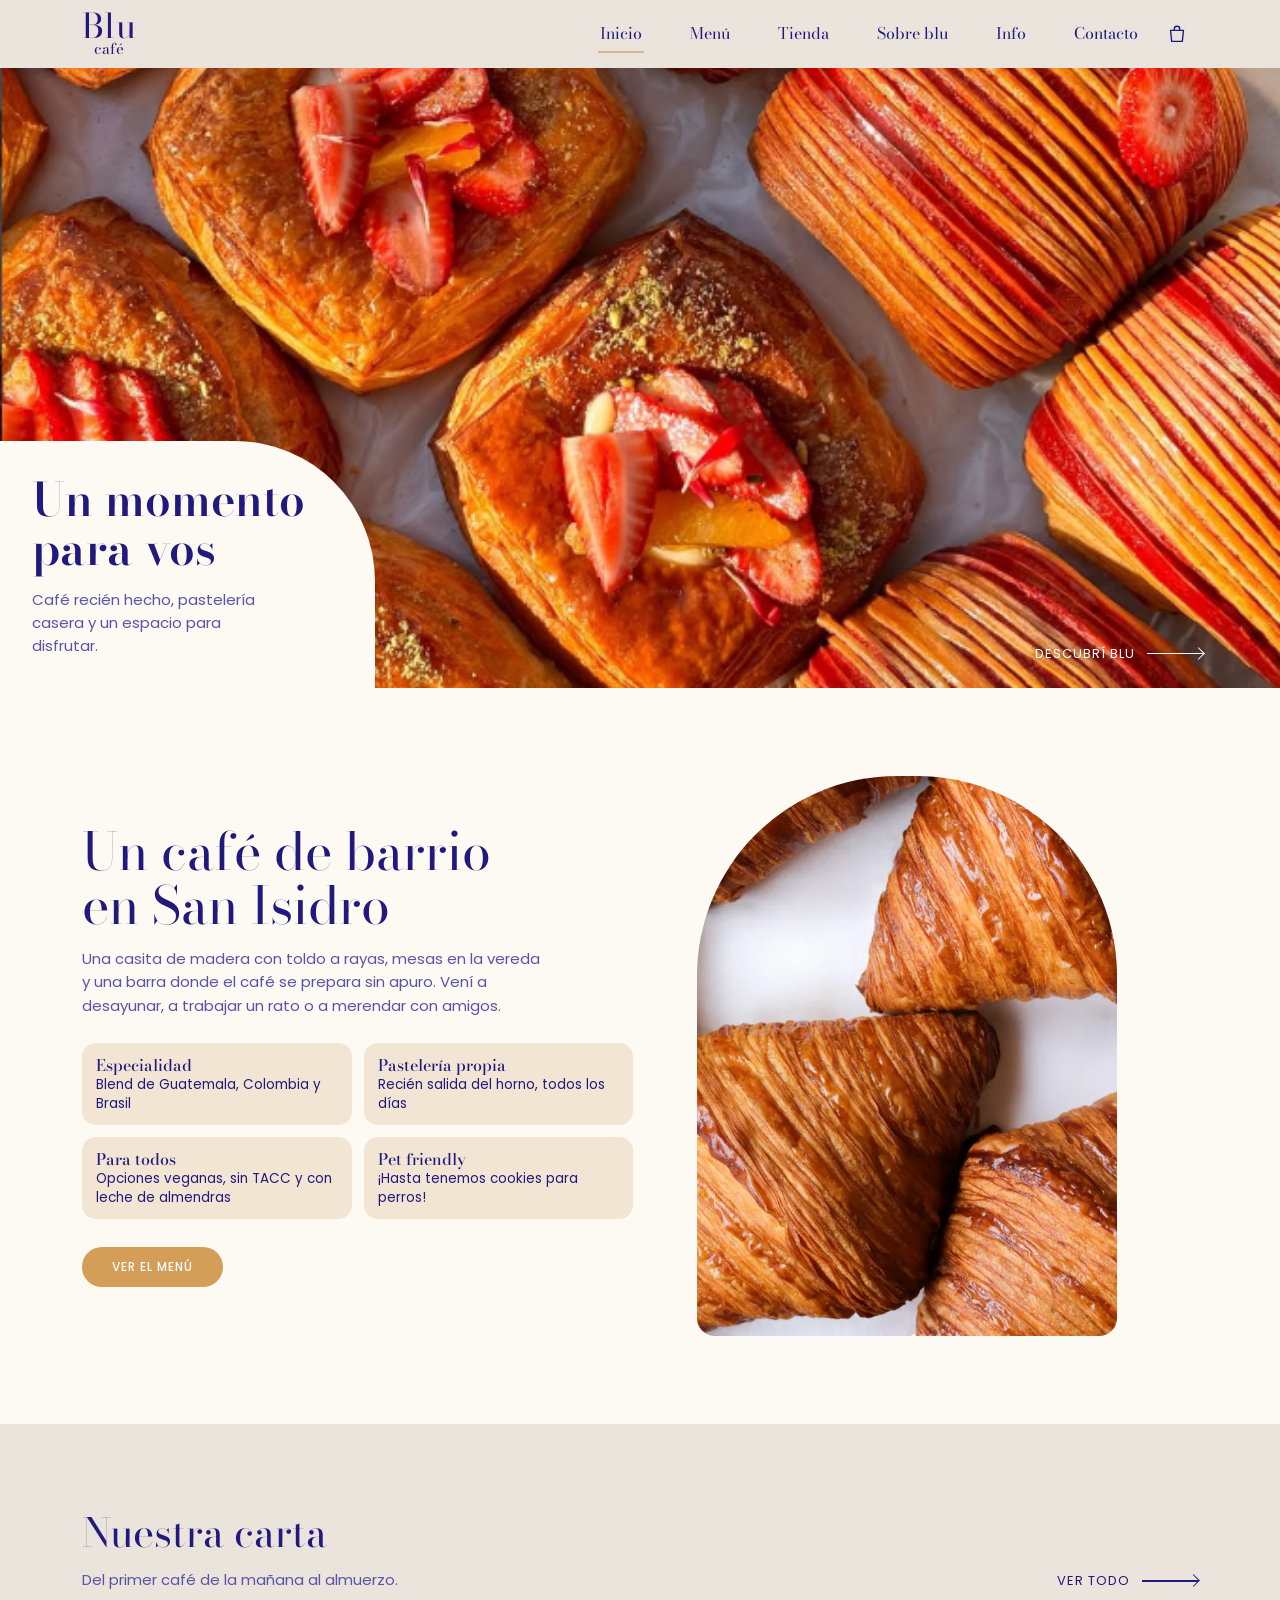
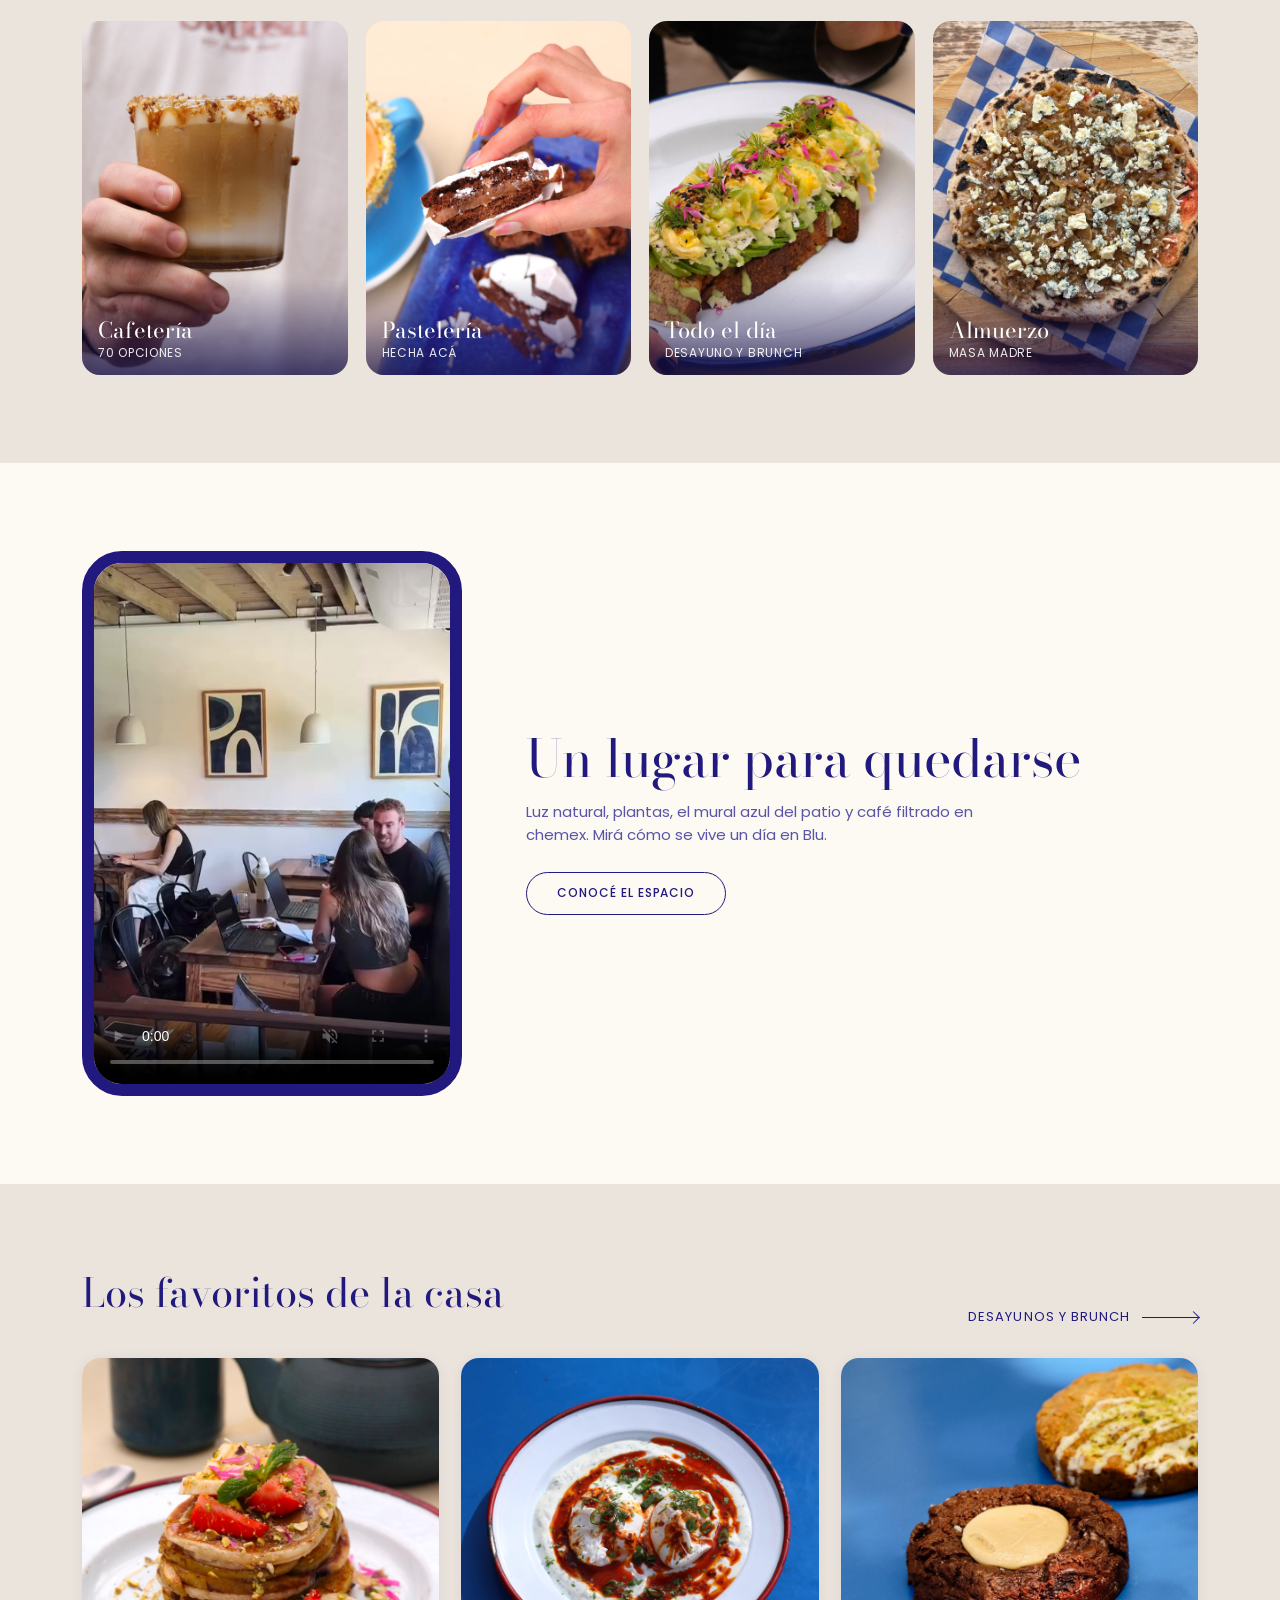
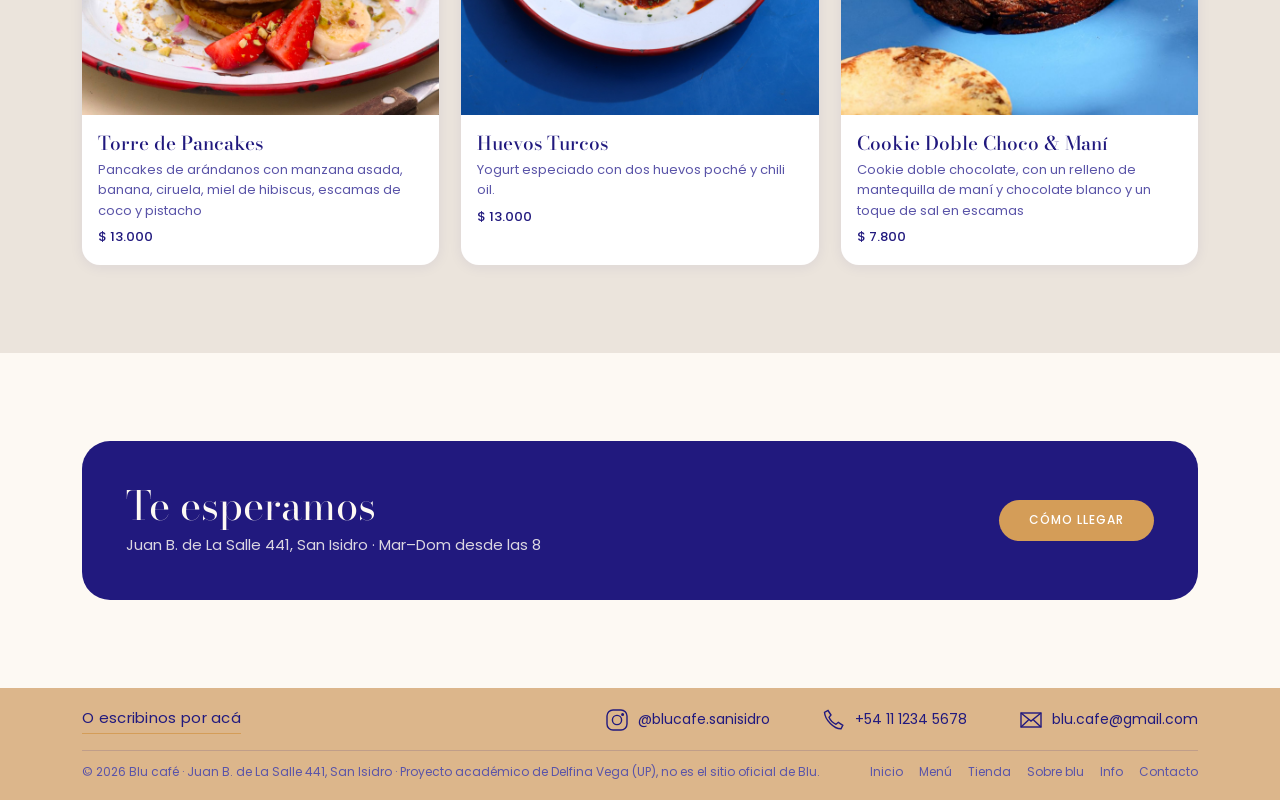
<file: index.html>
<!DOCTYPE html>
<html lang="es-AR">
<head>
  <meta charset="utf-8">
  <meta name="viewport" content="width=device-width, initial-scale=1">
  <title>Blu café · Café de especialidad en San Isidro</title>
  <meta name="description" content="Café de especialidad, pastelería casera y un espacio cálido en San Isidro.">
  <link rel="preconnect" href="https://fonts.googleapis.com">
  <link rel="preconnect" href="https://fonts.gstatic.com" crossorigin>
  <link rel="stylesheet" href="https://fonts.googleapis.com/css2?family=Bodoni+Moda:ital,opsz,wght@0,6..96,400;0,6..96,500;0,6..96,600&family=Poppins:wght@300;400;500;600&family=Yellowtail&display=swap">
  <link rel="stylesheet" href="css/estilos.css">
</head>
<body>
  <a class="saltar" href="#contenido">Saltar al contenido</a>

  <header class="header">
    <div class="wrap">
      <a class="logo" href="index.html" aria-label="Blu café, ir al inicio"><b>Blu</b><span>café</span></a>
      <button class="burger" type="button" aria-label="Abrir menú" aria-expanded="false" aria-controls="nav">
        <svg width="22" height="16" viewBox="0 0 22 16" fill="none" stroke="currentColor" stroke-width="1.4" aria-hidden="true"><path d="M1 1.5h20M1 8h20M1 14.5h20"/></svg>
      </button>
      <nav class="nav" id="nav" aria-label="Principal">
        <ul>
        <li><a href="index.html" aria-current="page">Inicio</a></li>
        <li><a href="menu.html">Menú</a></li>
        <li><a href="tienda.html">Tienda</a></li>
        <li><a href="sobre.html">Sobre blu</a></li>
        <li><a href="info.html">Info</a></li>
        <li><a href="contacto.html">Contacto</a></li>
        </ul>
      </nav>
      <a class="carrito-btn" href="tienda.html#carrito" aria-label="Ver carrito">
        <svg width="22" height="22" viewBox="0 0 24 24" fill="none" stroke="currentColor" stroke-width="1.5" aria-hidden="true"><path d="M5 8h14l-1.2 12H6.2z"/><path d="M9 8V6.5a3 3 0 0 1 6 0V8"/></svg>
        <span class="carrito-num" data-carrito-num hidden>0</span>
      </a>
    </div>
  </header>

  <main id="contenido">
    <section class="hero" aria-labelledby="hero-titulo">
      <img src="img/hero-medialunas.png" alt="Facturas de hojaldre recién horneadas con frutillas y naranja, y croissants rayados de frutos rojos" width="680" height="418" fetchpriority="high">
      <div class="hero-card">
        <h1 id="hero-titulo">Un momento<br>para vos</h1>
        <p>Café recién hecho, pastelería casera y un espacio para disfrutar.</p>
        <a class="hero-mob" href="sobre.html">DESCUBRÍ BLU</a>
      </div>
      <a class="flecha-link" href="sobre.html">Descubrí Blu <span class="flecha"></span></a>
      <a class="bajar" href="#intro" aria-label="Seguir bajando">
        <svg width="18" height="20" viewBox="0 0 18 20" fill="none" stroke="currentColor" stroke-width="1.6" aria-hidden="true"><path d="M9 1v17M2 11l7 7 7-7"/></svg>
      </a>
    </section>

    <section class="seccion" id="intro">
      <div class="wrap intro">
        <div>
          <h2 class="titulo titulo-xl">Un café de barrio en San Isidro</h2>
          <p class="bajada">Una casita de madera con toldo a rayas, mesas en la vereda y una barra donde el café se prepara sin apuro. Vení a desayunar, a trabajar un rato o a merendar con amigos.</p>
          <ul class="sellos">
            <li><b>Especialidad</b>Blend de Guatemala, Colombia y Brasil</li>
            <li><b>Pastelería propia</b>Recién salida del horno, todos los días</li>
            <li><b>Para todos</b>Opciones veganas, sin TACC y con leche de almendras</li>
            <li><b>Pet friendly</b>¡Hasta tenemos cookies para perros!</li>
          </ul>
          <a class="btn" href="menu.html">Ver el menú</a>
        </div>
        <figure><img src="img/croissants.jpg" alt="Croissants de manteca recién horneados, vistos de cerca" loading="lazy"></figure>
      </div>
    </section>

    <section class="seccion seccion-beige" aria-labelledby="carta-titulo">
      <div class="wrap">
        <div class="encabezado">
          <div>
            <h2 class="titulo titulo-l" id="carta-titulo">Nuestra carta</h2>
            <p class="bajada">Del primer café de la mañana al almuerzo.</p>
          </div>
          <a class="flecha-link" href="menu.html">Ver todo <span class="flecha"></span></a>
        </div>
        <div class="cards">
          <a class="card" href="menu.html#cafeteria"><img src="img/menu/sea-salt-caramel.jpg" alt="Sea Salt Caramel" loading="lazy"><span>Cafetería<small>70 opciones</small></span></a>
          <a class="card" href="menu.html#pasteleria"><img src="img/menu/alfajor-glaseado.jpg" alt="Alfajor Glaseado" loading="lazy"><span>Pastelería<small>Hecha acá</small></span></a>
          <a class="card" href="menu.html#todo-el-dia"><img src="img/menu/toston-de-palta.jpg" alt="Tostón de Palta" loading="lazy"><span>Todo el día<small>Desayuno y brunch</small></span></a>
          <a class="card" href="menu.html#almuerzo"><img src="img/menu/pizza-blu-cheese.jpg" alt="Pizza Blu Cheese" loading="lazy"><span>Almuerzo<small>Masa madre</small></span></a>
        </div>
      </div>
    </section>

    <section class="seccion" aria-labelledby="video-titulo">
      <div class="wrap video-bloque">
        <div class="video-marco">
          <video src="video/blu-espacio.mp4" poster="img/video-poster.jpg" muted loop playsinline controls preload="metadata" data-autoplay aria-label="Recorrido por Blu café: la barra, el salón, el patio y los cafés"></video>
        </div>
        <div>
          <h2 class="titulo titulo-xl" id="video-titulo">Un lugar para quedarse</h2>
          <p class="bajada">Luz natural, plantas, el mural azul del patio y café filtrado en chemex. Mirá cómo se vive un día en Blu.</p>
          <a class="btn btn-linea" href="sobre.html">Conocé el espacio</a>
        </div>
      </div>
    </section>

    <section class="seccion seccion-beige" aria-labelledby="fav-titulo">
      <div class="wrap">
        <div class="encabezado">
          <h2 class="titulo titulo-l" id="fav-titulo">Los favoritos de la casa</h2>
          <a class="flecha-link" href="menu.html#todo-el-dia">Desayunos y brunch <span class="flecha"></span></a>
        </div>
        <div class="destacados">
          <article class="destacado"><img src="img/menu/torre-de-pancakes.jpg" alt="Torre de Pancakes" loading="lazy"><div><h3>Torre de Pancakes</h3><p>Pancakes de arándanos con manzana asada, banana, ciruela, miel de hibiscus, escamas de coco y pistacho</p><p class="precio">$ 13.000</p></div></article>
          <article class="destacado"><img src="img/menu/huevos-turcos.jpg" alt="Huevos Turcos" loading="lazy"><div><h3>Huevos Turcos</h3><p>Yogurt especiado con dos huevos poché y chili oil.</p><p class="precio">$ 13.000</p></div></article>
          <article class="destacado"><img src="img/menu/cookie-doble-choco-mani.jpg" alt="Cookie Doble Choco &amp; Maní" loading="lazy"><div><h3>Cookie Doble Choco &amp; Maní</h3><p>Cookie doble chocolate, con un relleno de mantequilla de maní y chocolate blanco y un toque de sal en escamas</p><p class="precio">$ 7.800</p></div></article>
        </div>
      </div>
    </section>

    <section class="seccion">
      <div class="wrap">
        <div class="cta">
          <div>
            <h2 class="titulo titulo-l">Te esperamos</h2>
            <p>Juan B. de La Salle 441, San Isidro · Mar–Dom desde las 8</p>
          </div>
          <a class="btn" href="info.html">Cómo llegar</a>
        </div>
      </div>
    </section>
  </main>

  <footer class="footer">
    <div class="wrap">
      <p class="escribinos">O escribinos por acá</p>
      <div class="redes">
        <a href="https://www.instagram.com/blucafe.sanisidro/" target="_blank" rel="noopener"><svg viewBox="0 0 26 26" aria-hidden="true"><rect x="3" y="3" width="20" height="20" rx="6"/><circle cx="13" cy="13" r="4.6"/><circle cx="18.6" cy="7.4" r=".8" fill="currentColor"/></svg>@blucafe.sanisidro</a>
        <a href="tel:+541112345678"><svg viewBox="0 0 26 26" aria-hidden="true"><path d="M7 3.5l3 4.5-2 2.3c1.3 3 4 5.7 7 7l2.3-2 4.5 3-1.8 3.5C13 22 4 13 3.5 5.3z"/></svg>+54 11 1234 5678</a>
        <a href="mailto:blu.cafe@gmail.com"><svg viewBox="0 0 26 26" aria-hidden="true"><rect x="3" y="6" width="20" height="14"/><path d="M3 6l10 8 10-8M3 20l7.5-7M23 20l-7.5-7"/></svg>blu.cafe@gmail.com</a>
      </div>
      <div class="footer-legal">
        <span>© 2026 Blu café · Juan B. de La Salle 441, San Isidro · Proyecto académico de Delfina Vega (UP), no es el sitio oficial de Blu.</span>
        <nav aria-label="Pie de página">
          <a href="index.html">Inicio</a> <a href="menu.html">Menú</a> <a href="tienda.html">Tienda</a> <a href="sobre.html">Sobre blu</a> <a href="info.html">Info</a> <a href="contacto.html">Contacto</a>
        </nav>
      </div>
    </div>
  </footer>

  <script src="js/main.js"></script>
</body>
</html>

</body></html>
</file>
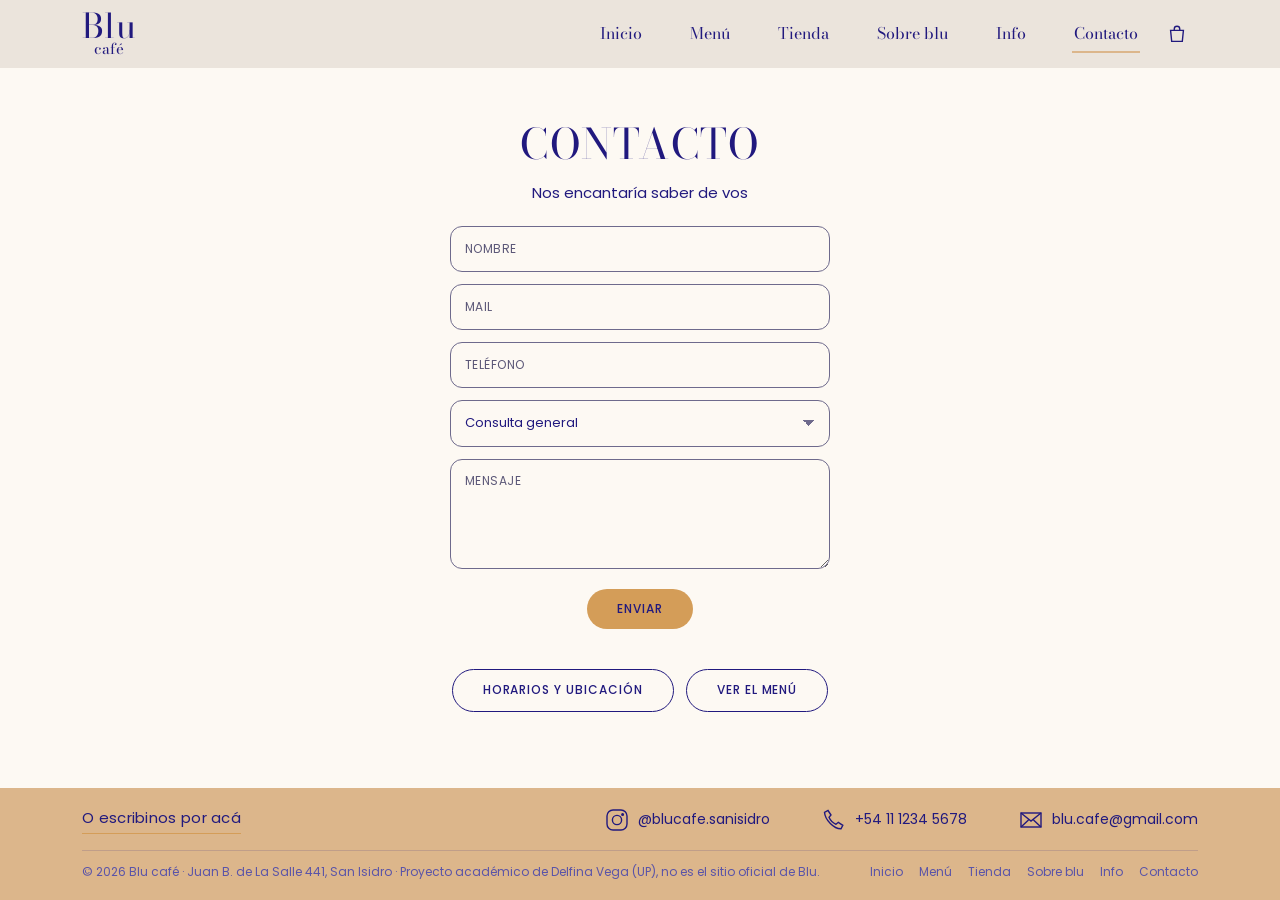
<file: contacto.html>
<!DOCTYPE html>
<html lang="es-AR">
<head>
  <meta charset="utf-8">
  <meta name="viewport" content="width=device-width, initial-scale=1">
  <title>Contacto · Blu café</title>
  <meta name="description" content="Escribile a Blu café: consultas, reservas y pedidos especiales.">
  <link rel="preconnect" href="https://fonts.googleapis.com">
  <link rel="preconnect" href="https://fonts.gstatic.com" crossorigin>
  <link rel="stylesheet" href="https://fonts.googleapis.com/css2?family=Bodoni+Moda:ital,opsz,wght@0,6..96,400;0,6..96,500;0,6..96,600&family=Poppins:wght@300;400;500;600&family=Yellowtail&display=swap">
  <link rel="stylesheet" href="css/estilos.css">
</head>
<body>
  <a class="saltar" href="#contenido">Saltar al contenido</a>

  <header class="header">
    <div class="wrap">
      <a class="logo" href="index.html" aria-label="Blu café, ir al inicio"><b>Blu</b><span>café</span></a>
      <button class="burger" type="button" aria-label="Abrir menú" aria-expanded="false" aria-controls="nav">
        <svg width="22" height="16" viewBox="0 0 22 16" fill="none" stroke="currentColor" stroke-width="1.4" aria-hidden="true"><path d="M1 1.5h20M1 8h20M1 14.5h20"/></svg>
      </button>
      <nav class="nav" id="nav" aria-label="Principal">
        <ul>
        <li><a href="index.html">Inicio</a></li>
        <li><a href="menu.html">Menú</a></li>
        <li><a href="tienda.html">Tienda</a></li>
        <li><a href="sobre.html">Sobre blu</a></li>
        <li><a href="info.html">Info</a></li>
        <li><a href="contacto.html" aria-current="page">Contacto</a></li>
        </ul>
      </nav>
      <a class="carrito-btn" href="tienda.html#carrito" aria-label="Ver carrito">
        <svg width="22" height="22" viewBox="0 0 24 24" fill="none" stroke="currentColor" stroke-width="1.5" aria-hidden="true"><path d="M5 8h14l-1.2 12H6.2z"/><path d="M9 8V6.5a3 3 0 0 1 6 0V8"/></svg>
        <span class="carrito-num" data-carrito-num hidden>0</span>
      </a>
    </div>
  </header>

  <main id="contenido">
    <section class="wrap contacto" aria-labelledby="contacto-titulo">
      <h1 id="contacto-titulo">CONTACTO</h1>
      <p class="bajada">Nos encantaría saber de vos</p>
      <form class="form" id="form" novalidate>
        <label class="visually-hidden" for="f-nombre">Nombre</label>
        <input id="f-nombre" name="nombre" placeholder="Nombre" autocomplete="name" required>
        <label class="visually-hidden" for="f-mail">Mail</label>
        <input id="f-mail" name="mail" type="email" placeholder="Mail" autocomplete="email" required>
        <label class="visually-hidden" for="f-tel">Teléfono</label>
        <input id="f-tel" name="telefono" type="tel" placeholder="Teléfono" autocomplete="tel">
        <label class="visually-hidden" for="f-motivo">Motivo</label>
        <select id="f-motivo" name="motivo">
          <option value="consulta">Consulta general</option>
          <option value="reserva">Reserva</option>
          <option value="evento">Eventos y pedidos especiales</option>
          <option value="otro">Otro</option>
        </select>
        <label class="visually-hidden" for="f-msj">Mensaje</label>
        <textarea id="f-msj" name="mensaje" placeholder="Mensaje" required></textarea>
        <p class="error" id="error" role="alert" hidden></p>
        <button class="btn" type="submit">Enviar</button>
        <p class="gracias" id="gracias" role="status" hidden>¡Gracias! Recibimos tu mensaje y te respondemos pronto ☕</p>
      </form>
      <div class="contacto-alt">
        <a class="btn btn-linea" href="info.html">Horarios y ubicación</a>
        <a class="btn btn-linea" href="menu.html">Ver el menú</a>
      </div>
    </section>
  </main>

  <footer class="footer">
    <div class="wrap">
      <p class="escribinos">O escribinos por acá</p>
      <div class="redes">
        <a href="https://www.instagram.com/blucafe.sanisidro/" target="_blank" rel="noopener"><svg viewBox="0 0 26 26" aria-hidden="true"><rect x="3" y="3" width="20" height="20" rx="6"/><circle cx="13" cy="13" r="4.6"/><circle cx="18.6" cy="7.4" r=".8" fill="currentColor"/></svg>@blucafe.sanisidro</a>
        <a href="tel:+541112345678"><svg viewBox="0 0 26 26" aria-hidden="true"><path d="M7 3.5l3 4.5-2 2.3c1.3 3 4 5.7 7 7l2.3-2 4.5 3-1.8 3.5C13 22 4 13 3.5 5.3z"/></svg>+54 11 1234 5678</a>
        <a href="mailto:blu.cafe@gmail.com"><svg viewBox="0 0 26 26" aria-hidden="true"><rect x="3" y="6" width="20" height="14"/><path d="M3 6l10 8 10-8M3 20l7.5-7M23 20l-7.5-7"/></svg>blu.cafe@gmail.com</a>
      </div>
      <div class="footer-legal">
        <span>© 2026 Blu café · Juan B. de La Salle 441, San Isidro · Proyecto académico de Delfina Vega (UP), no es el sitio oficial de Blu.</span>
        <nav aria-label="Pie de página">
          <a href="index.html">Inicio</a> <a href="menu.html">Menú</a> <a href="tienda.html">Tienda</a> <a href="sobre.html">Sobre blu</a> <a href="info.html">Info</a> <a href="contacto.html">Contacto</a>
        </nav>
      </div>
    </div>
  </footer>

  <script src="js/main.js"></script>
</body>
</html>
</file>
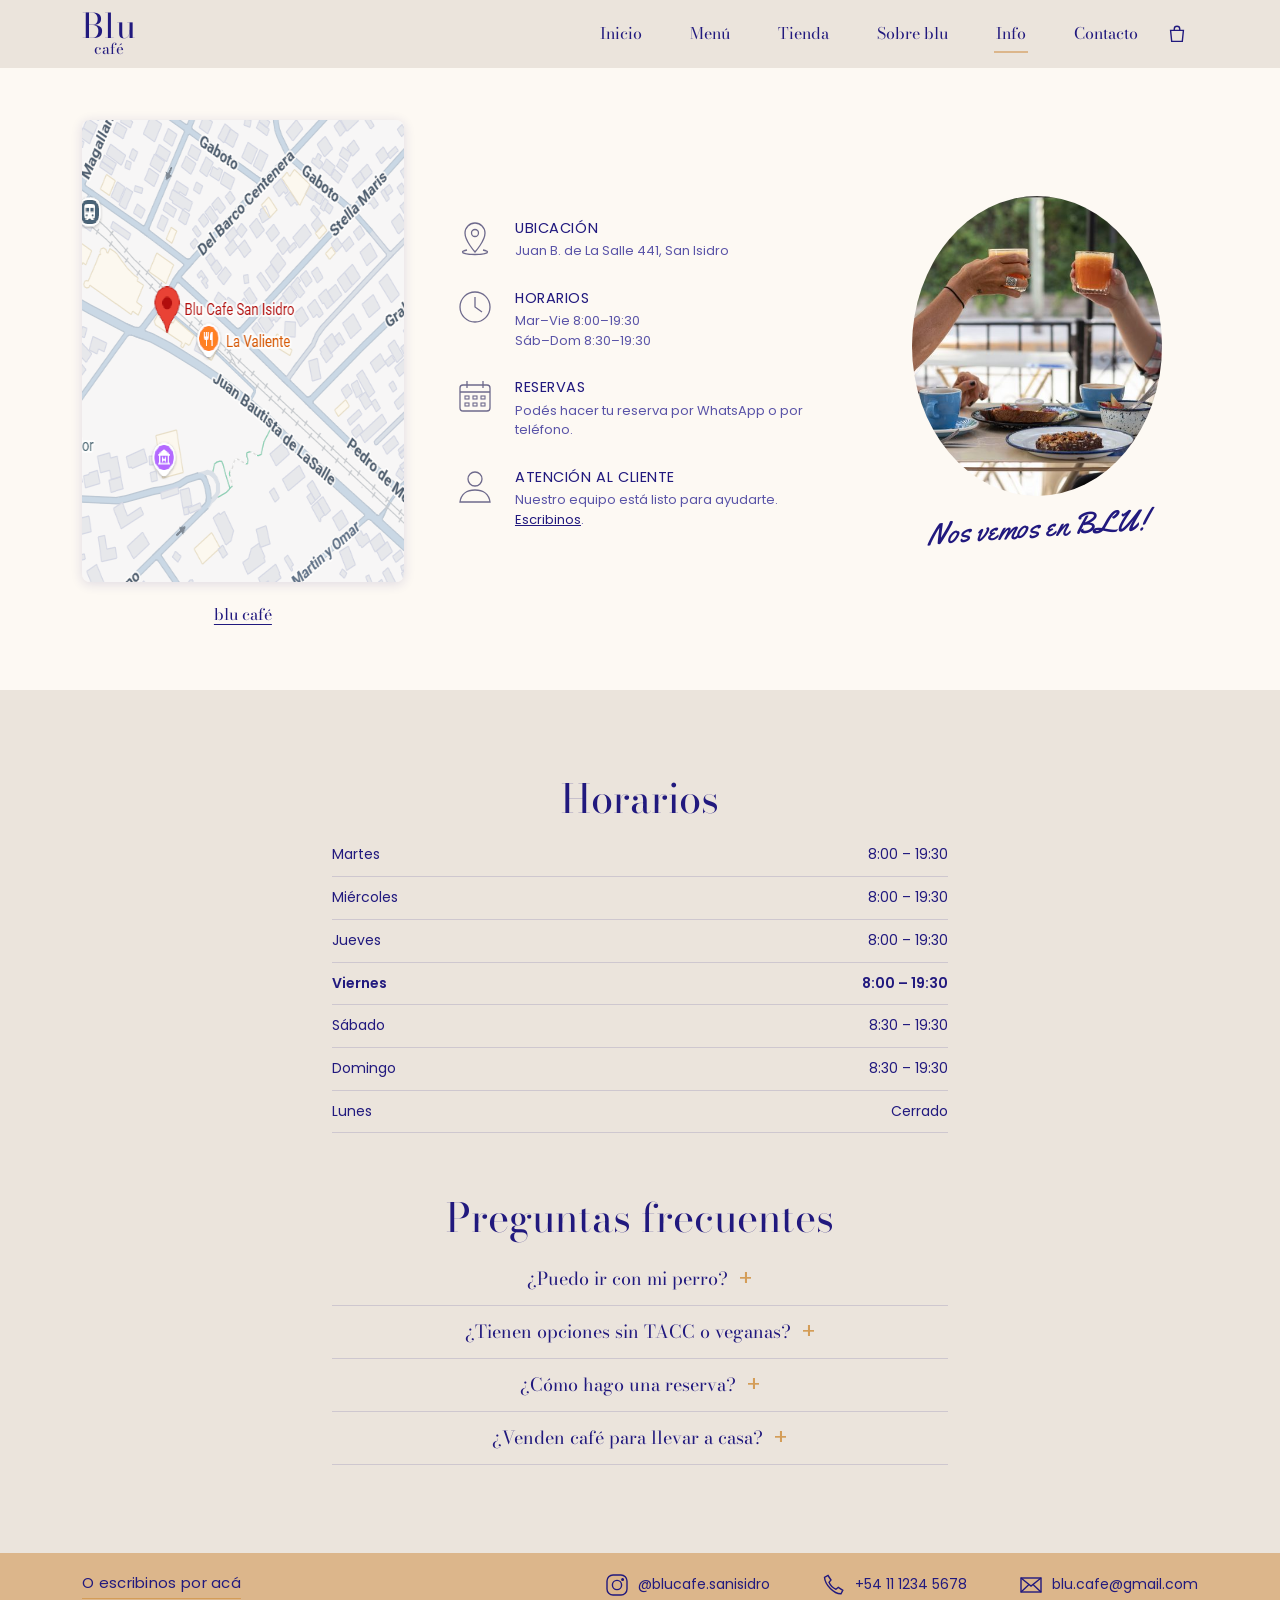
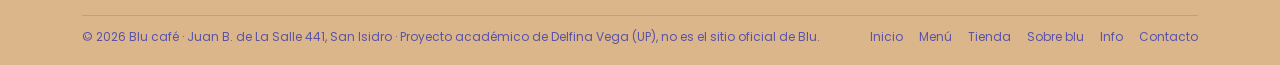
<file: info.html>
<!DOCTYPE html>
<html lang="es-AR">
<head>
  <meta charset="utf-8">
  <meta name="viewport" content="width=device-width, initial-scale=1">
  <title>Info · Blu café</title>
  <meta name="description" content="Ubicación, horarios y reservas de Blu café en San Isidro.">
  <link rel="preconnect" href="https://fonts.googleapis.com">
  <link rel="preconnect" href="https://fonts.gstatic.com" crossorigin>
  <link rel="stylesheet" href="https://fonts.googleapis.com/css2?family=Bodoni+Moda:ital,opsz,wght@0,6..96,400;0,6..96,500;0,6..96,600&family=Poppins:wght@300;400;500;600&family=Yellowtail&display=swap">
  <link rel="stylesheet" href="css/estilos.css">
</head>
<body>
  <a class="saltar" href="#contenido">Saltar al contenido</a>

  <header class="header">
    <div class="wrap">
      <a class="logo" href="index.html" aria-label="Blu café, ir al inicio"><b>Blu</b><span>café</span></a>
      <button class="burger" type="button" aria-label="Abrir menú" aria-expanded="false" aria-controls="nav">
        <svg width="22" height="16" viewBox="0 0 22 16" fill="none" stroke="currentColor" stroke-width="1.4" aria-hidden="true"><path d="M1 1.5h20M1 8h20M1 14.5h20"/></svg>
      </button>
      <nav class="nav" id="nav" aria-label="Principal">
        <ul>
        <li><a href="index.html">Inicio</a></li>
        <li><a href="menu.html">Menú</a></li>
        <li><a href="tienda.html">Tienda</a></li>
        <li><a href="sobre.html">Sobre blu</a></li>
        <li><a href="info.html" aria-current="page">Info</a></li>
        <li><a href="contacto.html">Contacto</a></li>
        </ul>
      </nav>
      <a class="carrito-btn" href="tienda.html#carrito" aria-label="Ver carrito">
        <svg width="22" height="22" viewBox="0 0 24 24" fill="none" stroke="currentColor" stroke-width="1.5" aria-hidden="true"><path d="M5 8h14l-1.2 12H6.2z"/><path d="M9 8V6.5a3 3 0 0 1 6 0V8"/></svg>
        <span class="carrito-num" data-carrito-num hidden>0</span>
      </a>
    </div>
  </header>

  <main id="contenido">
    <h1 class="visually-hidden">Información de Blu café</h1>
    <div class="wrap info">
      <a class="mapa" href="https://www.google.com/maps/search/?api=1&amp;query=Blu+Cafe+San+Isidro+Juan+Bautista+de+LaSalle+441" target="_blank" rel="noopener">
        <img src="img/mapa.png" alt="Mapa de San Isidro con la ubicación de Blu Café en Juan Bautista de La Salle 441" width="418" height="462">
        <span>blu café</span>
      </a>
      <ul class="datos">
        <li><svg viewBox="0 0 40 40" aria-hidden="true"><path d="M20 35s-10-11-10-19a10 10 0 0 1 20 0c0 8-10 19-10 19z"/><circle cx="20" cy="16" r="3.5"/><path d="M12 33c-3 .6-4.5 1.3-4.5 2 0 1.4 5.6 2.5 12.5 2.5s12.5-1.1 12.5-2.5c0-.7-1.5-1.4-4.5-2"/></svg><div><h2>Ubicación</h2><p>Juan B. de La Salle 441, San Isidro</p></div></li>
        <li><svg viewBox="0 0 40 40" aria-hidden="true"><circle cx="20" cy="20" r="15"/><path d="M20 10v10l7 5"/></svg><div><h2>Horarios</h2><p>Mar–Vie 8:00–19:30<br>Sáb–Dom 8:30–19:30</p></div></li>
        <li><svg viewBox="0 0 40 40" aria-hidden="true"><rect x="5" y="9" width="30" height="26" rx="3"/><path d="M5 16h30M12 5v7M28 5v7"/><g stroke-width="1.1"><rect x="10" y="20" width="4" height="3"/><rect x="18" y="20" width="4" height="3"/><rect x="26" y="20" width="4" height="3"/><rect x="10" y="27" width="4" height="3"/><rect x="18" y="27" width="4" height="3"/><rect x="26" y="27" width="4" height="3"/></g></svg><div><h2>Reservas</h2><p>Podés hacer tu reserva por WhatsApp o por teléfono.</p></div></li>
        <li><svg viewBox="0 0 40 40" aria-hidden="true"><circle cx="20" cy="13" r="7"/><path d="M5 36c1-8 7-12 15-12s14 4 15 12z"/></svg><div><h2>Atención al cliente</h2><p>Nuestro equipo está listo para ayudarte. <a href="contacto.html">Escribinos</a>.</p></div></li>
      </ul>
      <div class="vemos">
        <img src="img/brindis.jpg" alt="Dos personas brindando con jugo de naranja en una mesa de Blu" loading="lazy">
        <p class="firma">Nos vemos en BLU!</p>
      </div>
    </div>

    <section class="seccion seccion-beige" aria-label="Horarios y preguntas frecuentes">
      <div class="wrap info-extra">
        <div>
          <h2 class="titulo titulo-l">Horarios</h2>
          <table class="tabla-horarios">
            <caption class="visually-hidden">Horarios de atención por día</caption>
            <tbody>
              <tr data-dia="2"><th scope="row">Martes</th><td>8:00 – 19:30</td></tr>
              <tr data-dia="3"><th scope="row">Miércoles</th><td>8:00 – 19:30</td></tr>
              <tr data-dia="4"><th scope="row">Jueves</th><td>8:00 – 19:30</td></tr>
              <tr data-dia="5"><th scope="row">Viernes</th><td>8:00 – 19:30</td></tr>
              <tr data-dia="6"><th scope="row">Sábado</th><td>8:30 – 19:30</td></tr>
              <tr data-dia="0"><th scope="row">Domingo</th><td>8:30 – 19:30</td></tr>
              <tr data-dia="1"><th scope="row">Lunes</th><td>Cerrado</td></tr>
            </tbody>
          </table>
        </div>
        <div class="preguntas">
          <h2 class="titulo titulo-l">Preguntas frecuentes</h2>
          <details><summary>¿Puedo ir con mi perro?</summary><p>¡Sí! Somos pet friendly y hasta tenemos cookies para perros.</p></details>
          <details><summary>¿Tienen opciones sin TACC o veganas?</summary><p>Sí: brownie, alfajor de maicena y torta de coco sin TACC, alfajores y torta veganos, y todos los cafés se pueden pedir con leche de almendras.</p></details>
          <details><summary>¿Cómo hago una reserva?</summary><p>Escribinos por WhatsApp o llamanos al +54 11 1234 5678 y te confirmamos la mesa.</p></details>
          <details><summary>¿Venden café para llevar a casa?</summary><p>Sí, tenemos ¼ kg de nuestro blend y otros productos en la <a href="tienda.html">tienda online</a>.</p></details>
        </div>
      </div>
    </section>
  </main>

  <footer class="footer">
    <div class="wrap">
      <p class="escribinos">O escribinos por acá</p>
      <div class="redes">
        <a href="https://www.instagram.com/blucafe.sanisidro/" target="_blank" rel="noopener"><svg viewBox="0 0 26 26" aria-hidden="true"><rect x="3" y="3" width="20" height="20" rx="6"/><circle cx="13" cy="13" r="4.6"/><circle cx="18.6" cy="7.4" r=".8" fill="currentColor"/></svg>@blucafe.sanisidro</a>
        <a href="tel:+541112345678"><svg viewBox="0 0 26 26" aria-hidden="true"><path d="M7 3.5l3 4.5-2 2.3c1.3 3 4 5.7 7 7l2.3-2 4.5 3-1.8 3.5C13 22 4 13 3.5 5.3z"/></svg>+54 11 1234 5678</a>
        <a href="mailto:blu.cafe@gmail.com"><svg viewBox="0 0 26 26" aria-hidden="true"><rect x="3" y="6" width="20" height="14"/><path d="M3 6l10 8 10-8M3 20l7.5-7M23 20l-7.5-7"/></svg>blu.cafe@gmail.com</a>
      </div>
      <div class="footer-legal">
        <span>© 2026 Blu café · Juan B. de La Salle 441, San Isidro · Proyecto académico de Delfina Vega (UP), no es el sitio oficial de Blu.</span>
        <nav aria-label="Pie de página">
          <a href="index.html">Inicio</a> <a href="menu.html">Menú</a> <a href="tienda.html">Tienda</a> <a href="sobre.html">Sobre blu</a> <a href="info.html">Info</a> <a href="contacto.html">Contacto</a>
        </nav>
      </div>
    </div>
  </footer>

  <script src="js/main.js"></script>
</body>
</html>
</file>
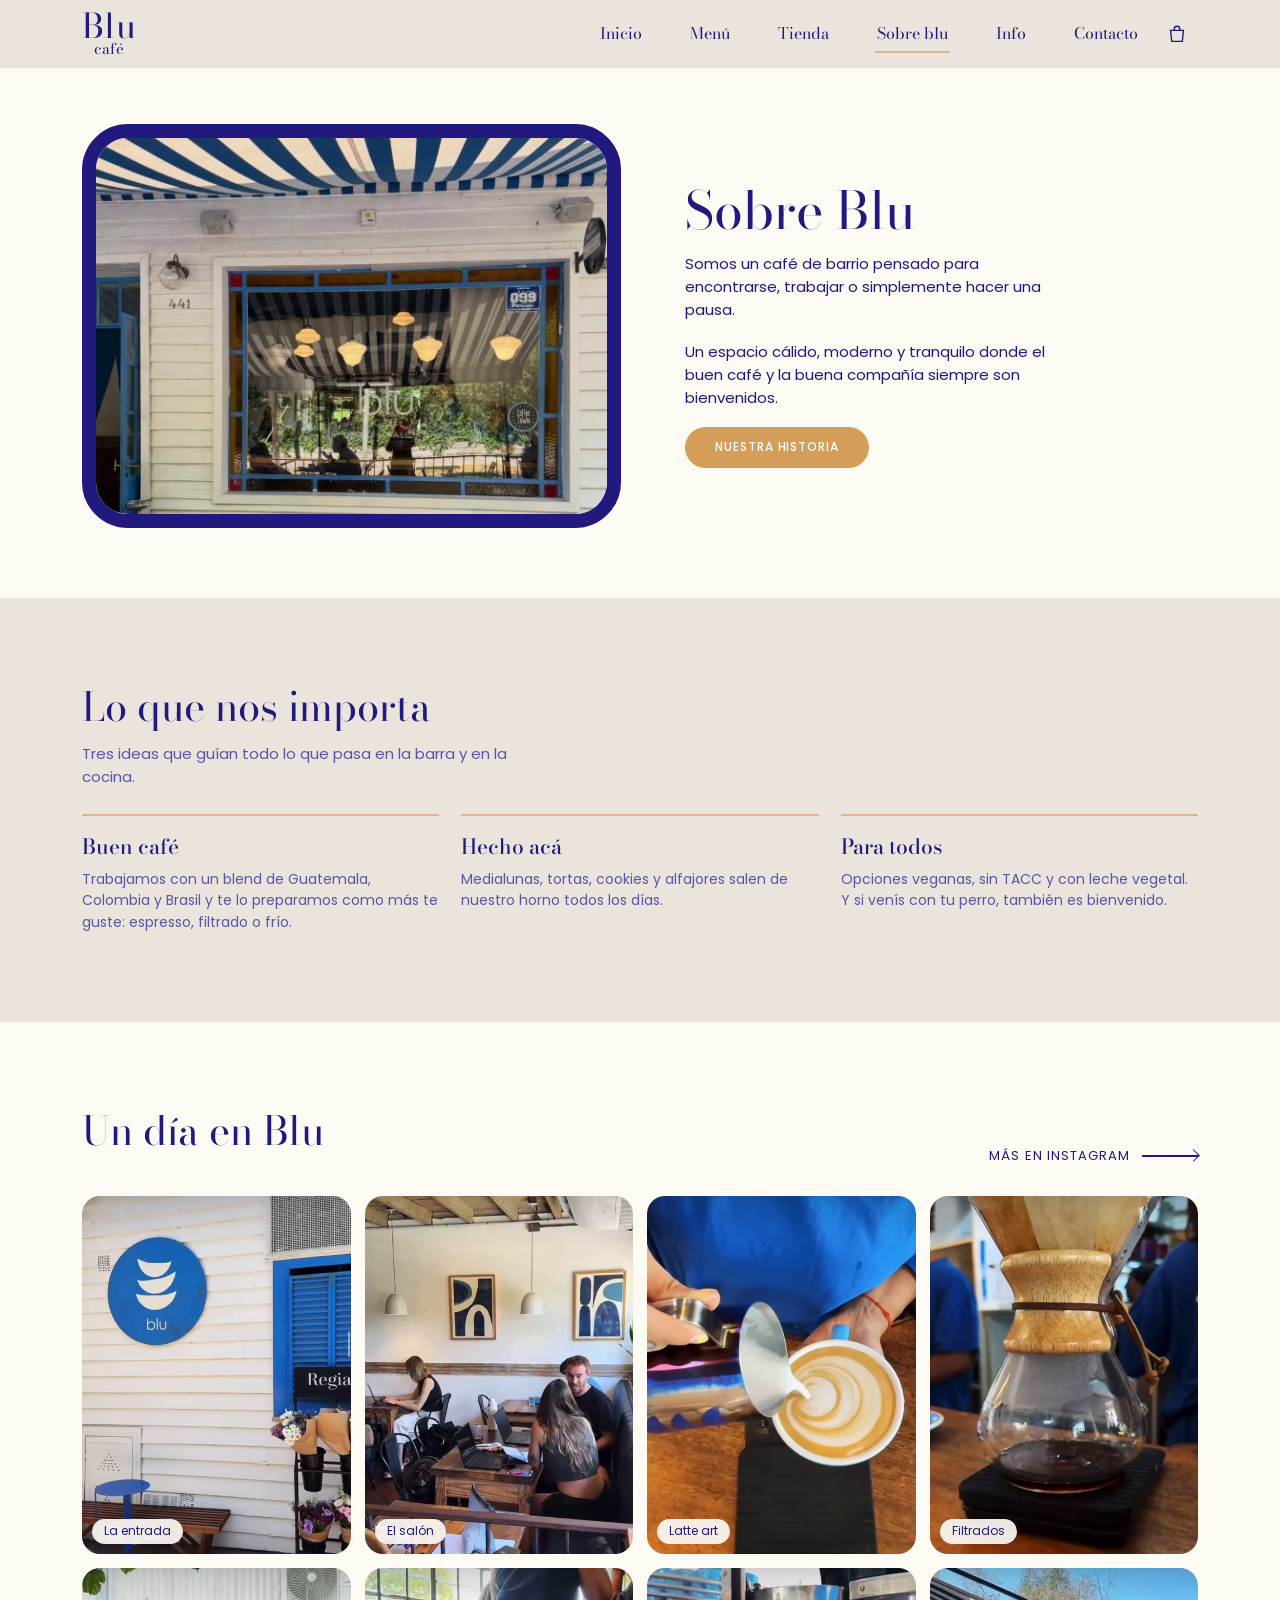
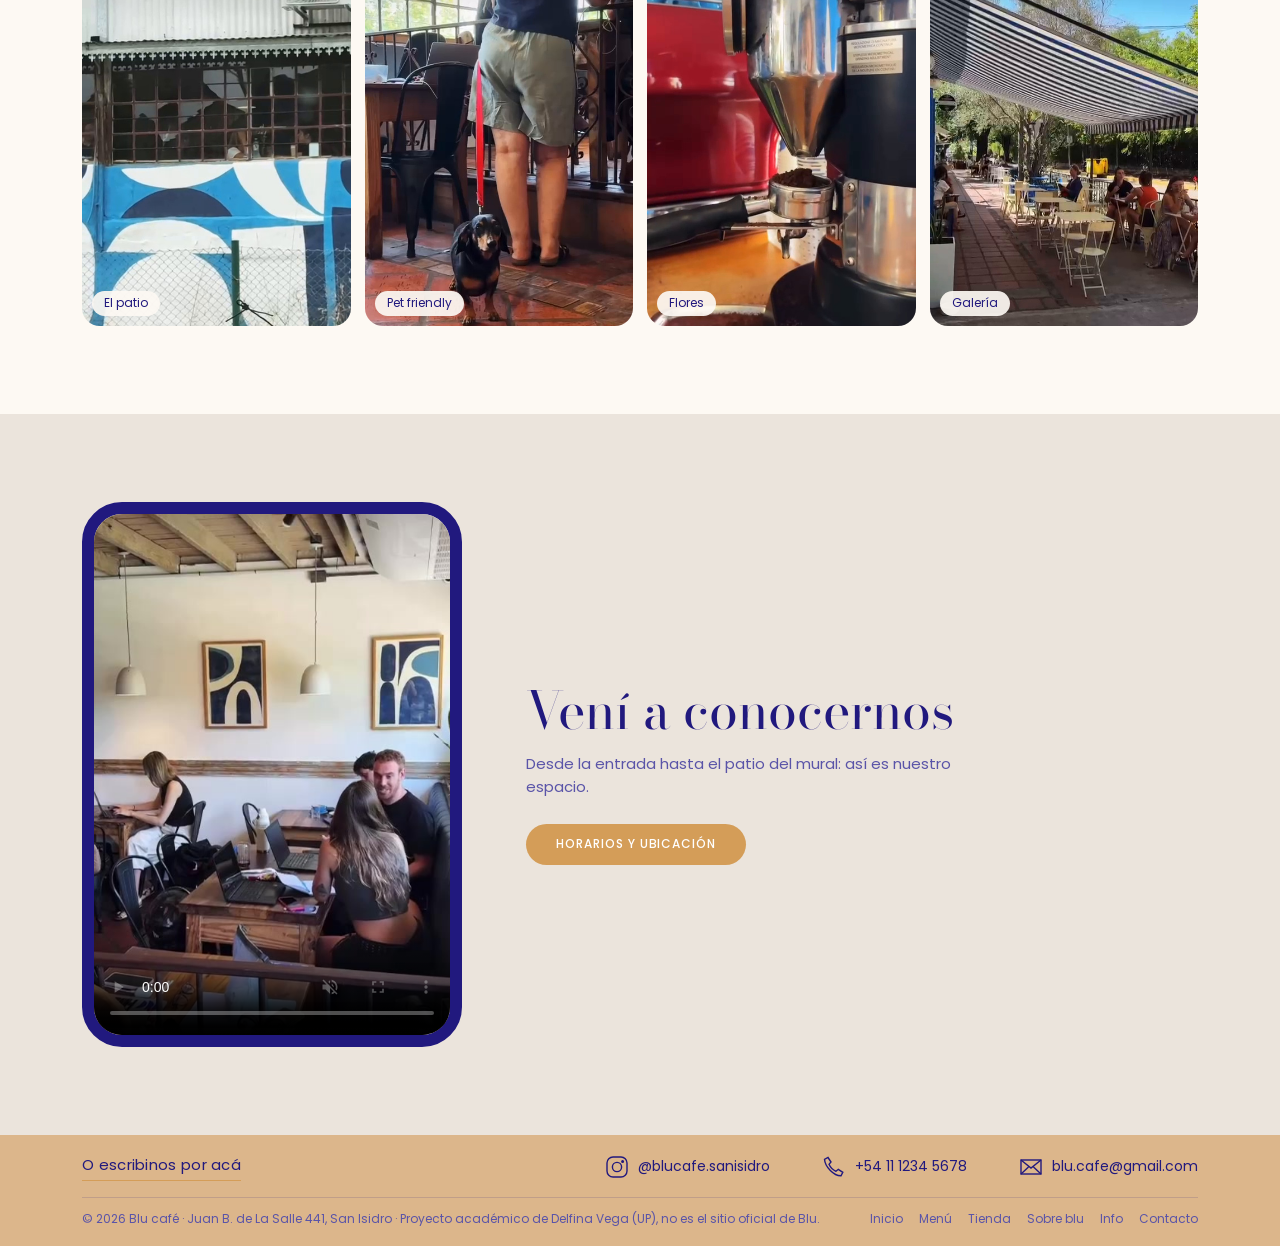
<file: sobre.html>
<!DOCTYPE html>
<html lang="es-AR">
<head>
  <meta charset="utf-8">
  <meta name="viewport" content="width=device-width, initial-scale=1">
  <title>Sobre Blu · Blu café</title>
  <meta name="description" content="Conocé la historia y el espacio de Blu café, un café de barrio en San Isidro.">
  <link rel="preconnect" href="https://fonts.googleapis.com">
  <link rel="preconnect" href="https://fonts.gstatic.com" crossorigin>
  <link rel="stylesheet" href="https://fonts.googleapis.com/css2?family=Bodoni+Moda:ital,opsz,wght@0,6..96,400;0,6..96,500;0,6..96,600&family=Poppins:wght@300;400;500;600&family=Yellowtail&display=swap">
  <link rel="stylesheet" href="css/estilos.css">
</head>
<body>
  <a class="saltar" href="#contenido">Saltar al contenido</a>

  <header class="header">
    <div class="wrap">
      <a class="logo" href="index.html" aria-label="Blu café, ir al inicio"><b>Blu</b><span>café</span></a>
      <button class="burger" type="button" aria-label="Abrir menú" aria-expanded="false" aria-controls="nav">
        <svg width="22" height="16" viewBox="0 0 22 16" fill="none" stroke="currentColor" stroke-width="1.4" aria-hidden="true"><path d="M1 1.5h20M1 8h20M1 14.5h20"/></svg>
      </button>
      <nav class="nav" id="nav" aria-label="Principal">
        <ul>
        <li><a href="index.html">Inicio</a></li>
        <li><a href="menu.html">Menú</a></li>
        <li><a href="tienda.html">Tienda</a></li>
        <li><a href="sobre.html" aria-current="page">Sobre blu</a></li>
        <li><a href="info.html">Info</a></li>
        <li><a href="contacto.html">Contacto</a></li>
        </ul>
      </nav>
      <a class="carrito-btn" href="tienda.html#carrito" aria-label="Ver carrito">
        <svg width="22" height="22" viewBox="0 0 24 24" fill="none" stroke="currentColor" stroke-width="1.5" aria-hidden="true"><path d="M5 8h14l-1.2 12H6.2z"/><path d="M9 8V6.5a3 3 0 0 1 6 0V8"/></svg>
        <span class="carrito-num" data-carrito-num hidden>0</span>
      </a>
    </div>
  </header>

  <main id="contenido">
    <section class="wrap sobre" aria-labelledby="sobre-titulo">
      <figure><img src="img/fachada.jpg" alt="Fachada de Blu: casa de madera blanca con toldo a rayas azules y mesas en la vereda"></figure>
      <div>
        <h1 class="titulo titulo-xl" id="sobre-titulo">Sobre Blu</h1>
        <p>Somos un café de barrio pensado para encontrarse, trabajar o simplemente hacer una pausa.</p>
        <p>Un espacio cálido, moderno y tranquilo donde el buen café y la buena compañía siempre son bienvenidos.</p>
        <div class="historia" id="historia"><div>
          <p>Blu nació de las ganas de tener un lugar propio en el barrio: una casa de madera con toldo a rayas, mesas en la vereda y una barra donde el café se prepara sin apuro.</p>
          <p>Todo lo dulce y lo salado lo hacemos acá, todos los días, para que siempre haya algo recién salido del horno. Y el azul, nuestro color, está en cada rincón: en las puertas, en las tazas y en el mural del patio.</p>
        </div></div>
        <button class="btn" id="btn-historia" type="button" aria-expanded="false" aria-controls="historia">Nuestra historia</button>
      </div>
    </section>

    <section class="seccion seccion-beige" aria-labelledby="valores-titulo">
      <div class="wrap">
        <h2 class="titulo titulo-l" id="valores-titulo">Lo que nos importa</h2>
        <p class="bajada">Tres ideas que guían todo lo que pasa en la barra y en la cocina.</p>
        <ul class="valores">
          <li><h3>Buen café</h3><p>Trabajamos con un blend de Guatemala, Colombia y Brasil y te lo preparamos como más te guste: espresso, filtrado o frío.</p></li>
          <li><h3>Hecho acá</h3><p>Medialunas, tortas, cookies y alfajores salen de nuestro horno todos los días.</p></li>
          <li><h3>Para todos</h3><p>Opciones veganas, sin TACC y con leche vegetal. Y si venís con tu perro, también es bienvenido.</p></li>
        </ul>
      </div>
    </section>

    <section class="seccion" aria-labelledby="galeria-titulo">
      <div class="wrap">
        <div class="encabezado">
          <h2 class="titulo titulo-l" id="galeria-titulo">Un día en Blu</h2>
          <a class="flecha-link" href="https://www.instagram.com/blucafe.sanisidro/" target="_blank" rel="noopener">Más en Instagram <span class="flecha"></span></a>
        </div>
        <div class="galeria">
          <figure><img src="img/galeria/cartel-blu.jpg" alt="Cartel de Blu en la fachada de madera blanca" loading="lazy"><figcaption>La entrada</figcaption></figure>
          <figure><img src="img/galeria/salon.jpg" alt="Salón interior con cuadros en azul y gente trabajando con sus computadoras" loading="lazy"><figcaption>El salón</figcaption></figure>
          <figure><img src="img/galeria/latte-art.jpg" alt="Barista sirviendo leche texturizada con dibujo de latte art" loading="lazy"><figcaption>Latte art</figcaption></figure>
          <figure><img src="img/galeria/chemex.jpg" alt="Café filtrado en chemex sobre la balanza" loading="lazy"><figcaption>Filtrados</figcaption></figure>
          <figure><img src="img/galeria/mural.jpg" alt="Mural azul y blanco del patio" loading="lazy"><figcaption>El patio</figcaption></figure>
          <figure><img src="img/galeria/pet-friendly.jpg" alt="Un perro salchicha esperando dentro del café" loading="lazy"><figcaption>Pet friendly</figcaption></figure>
          <figure><img src="img/galeria/flores.jpg" alt="Ramos de flores a la venta en la entrada" loading="lazy"><figcaption>Flores</figcaption></figure>
          <figure><img src="img/galeria/galeria-exterior.jpg" alt="Galería exterior con mesas bajo el toldo a rayas" loading="lazy"><figcaption>Galería</figcaption></figure>
        </div>
      </div>
    </section>

    <section class="seccion seccion-beige" aria-labelledby="video-titulo">
      <div class="wrap video-bloque">
        <div class="video-marco">
          <video src="video/blu-espacio.mp4" poster="img/video-poster.jpg" muted loop playsinline controls preload="metadata" aria-label="Recorrido por Blu café"></video>
        </div>
        <div>
          <h2 class="titulo titulo-xl" id="video-titulo">Vení a conocernos</h2>
          <p class="bajada">Desde la entrada hasta el patio del mural: así es nuestro espacio.</p>
          <a class="btn" href="info.html">Horarios y ubicación</a>
        </div>
      </div>
    </section>
  </main>

  <footer class="footer">
    <div class="wrap">
      <p class="escribinos">O escribinos por acá</p>
      <div class="redes">
        <a href="https://www.instagram.com/blucafe.sanisidro/" target="_blank" rel="noopener"><svg viewBox="0 0 26 26" aria-hidden="true"><rect x="3" y="3" width="20" height="20" rx="6"/><circle cx="13" cy="13" r="4.6"/><circle cx="18.6" cy="7.4" r=".8" fill="currentColor"/></svg>@blucafe.sanisidro</a>
        <a href="tel:+541112345678"><svg viewBox="0 0 26 26" aria-hidden="true"><path d="M7 3.5l3 4.5-2 2.3c1.3 3 4 5.7 7 7l2.3-2 4.5 3-1.8 3.5C13 22 4 13 3.5 5.3z"/></svg>+54 11 1234 5678</a>
        <a href="mailto:blu.cafe@gmail.com"><svg viewBox="0 0 26 26" aria-hidden="true"><rect x="3" y="6" width="20" height="14"/><path d="M3 6l10 8 10-8M3 20l7.5-7M23 20l-7.5-7"/></svg>blu.cafe@gmail.com</a>
      </div>
      <div class="footer-legal">
        <span>© 2026 Blu café · Juan B. de La Salle 441, San Isidro · Proyecto académico de Delfina Vega (UP), no es el sitio oficial de Blu.</span>
        <nav aria-label="Pie de página">
          <a href="index.html">Inicio</a> <a href="menu.html">Menú</a> <a href="tienda.html">Tienda</a> <a href="sobre.html">Sobre blu</a> <a href="info.html">Info</a> <a href="contacto.html">Contacto</a>
        </nav>
      </div>
    </div>
  </footer>

  <script src="js/main.js"></script>
</body>
</html>
</file>
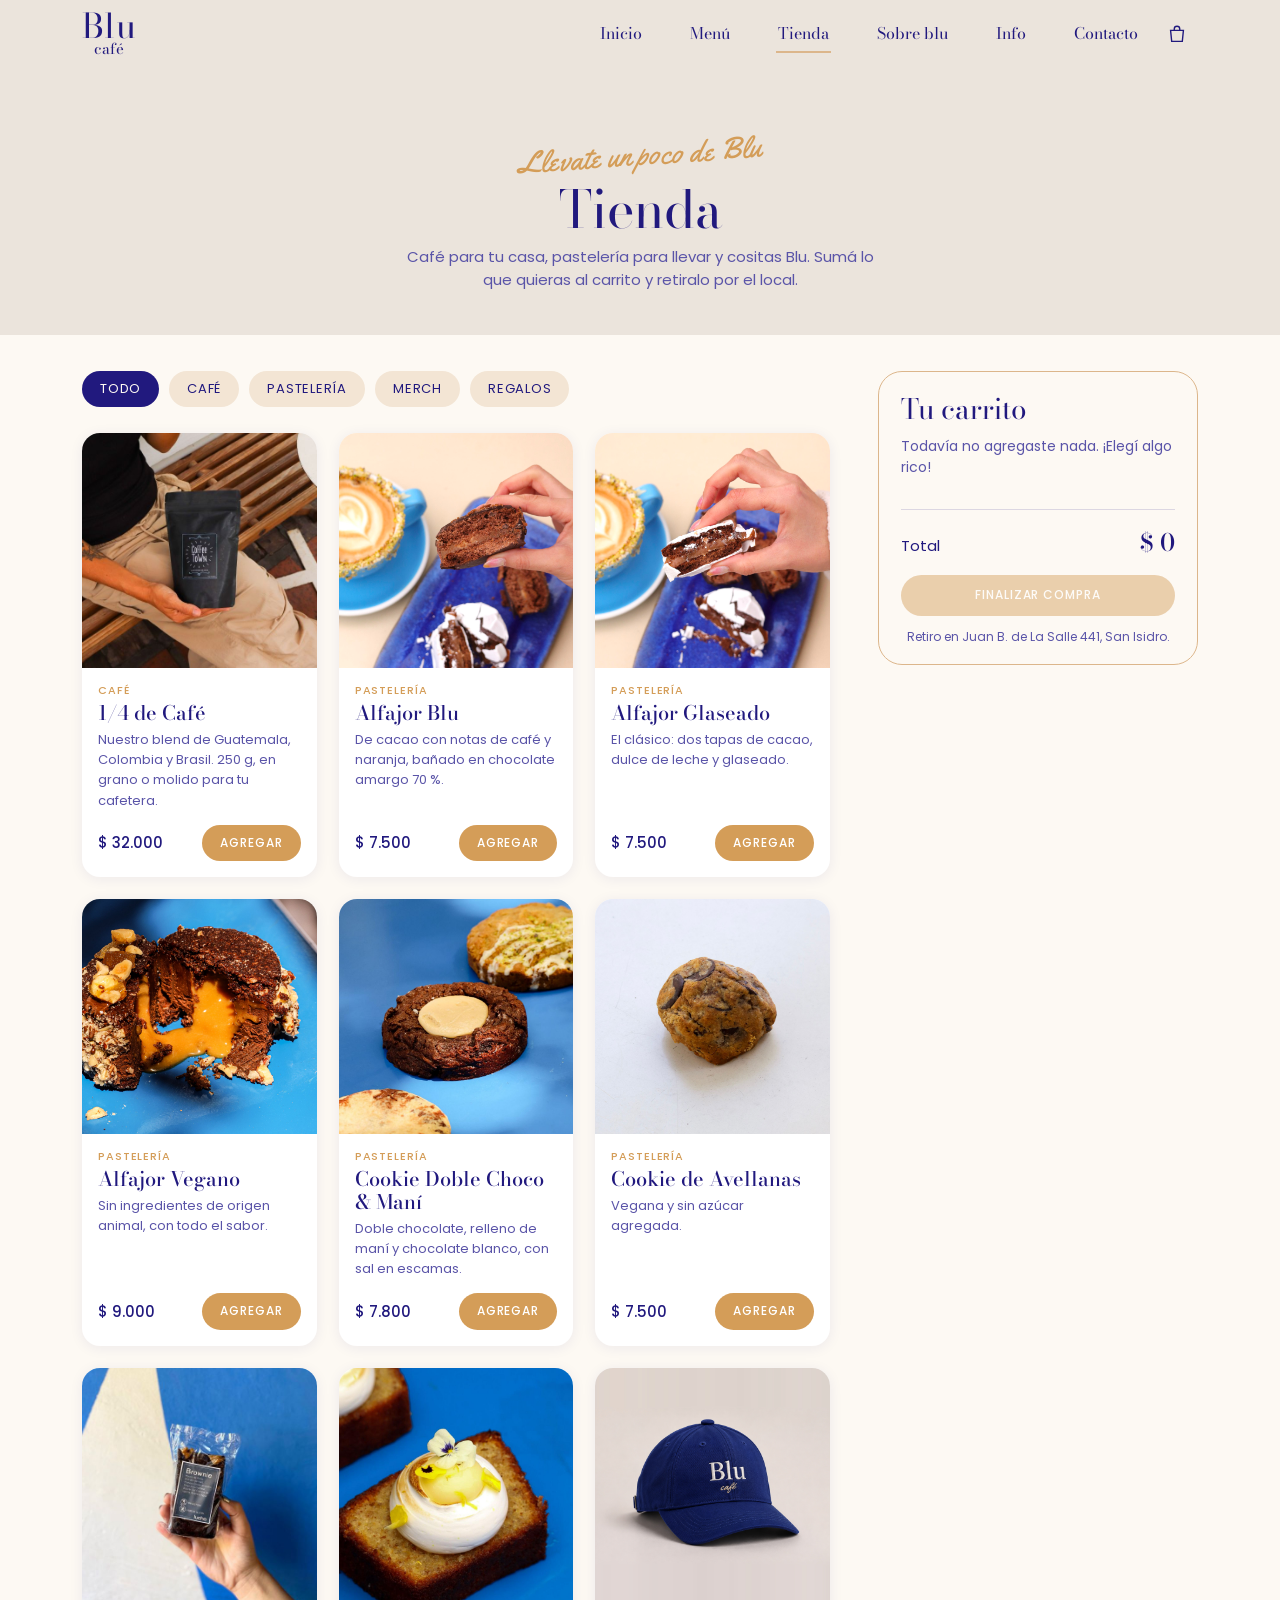
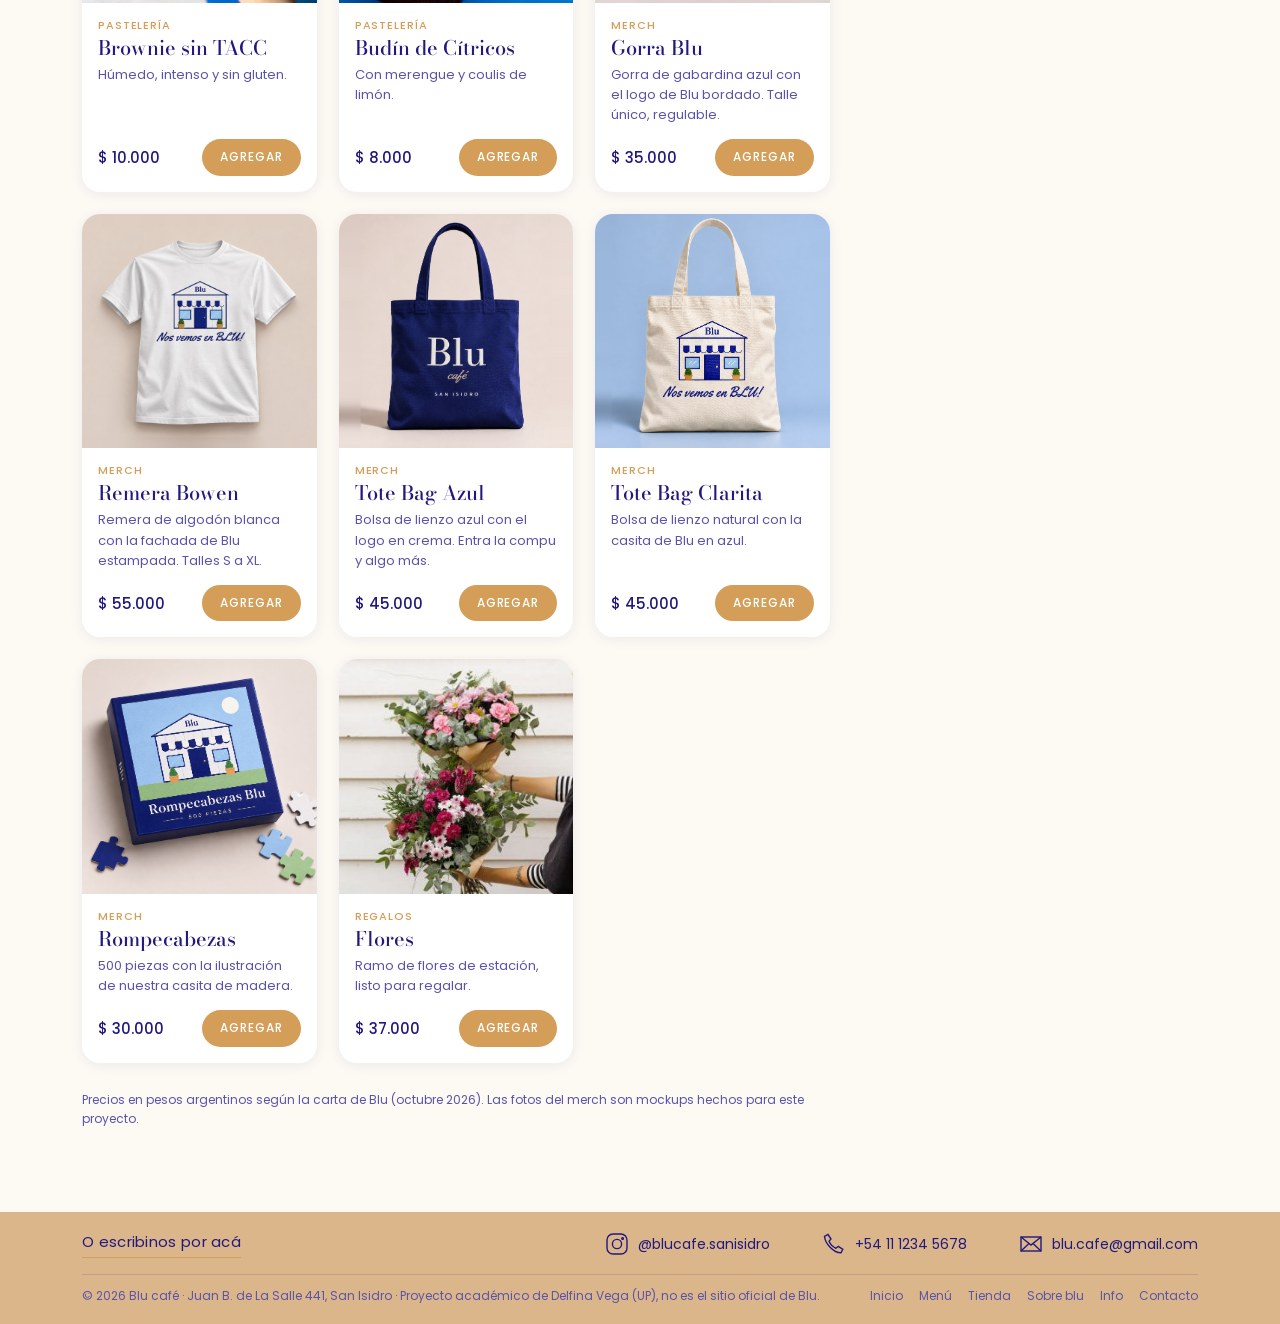
<file: tienda (1).html>
<!DOCTYPE html>
<html lang="es-AR">
<head>
  <meta charset="utf-8">
  <meta name="viewport" content="width=device-width, initial-scale=1">
  <title>Tienda · Blu café</title>
  <meta name="description" content="Tienda online de Blu café: café en grano, pastelería para llevar, merch y regalos.">
  <link rel="preconnect" href="https://fonts.googleapis.com">
  <link rel="preconnect" href="https://fonts.gstatic.com" crossorigin>
  <link rel="stylesheet" href="https://fonts.googleapis.com/css2?family=Bodoni+Moda:ital,opsz,wght@0,6..96,400;0,6..96,500;0,6..96,600&family=Poppins:wght@300;400;500;600&family=Yellowtail&display=swap">
  <link rel="stylesheet" href="css/estilos.css">
</head>
<body>
  <a class="saltar" href="#contenido">Saltar al contenido</a>

  <header class="header">
    <div class="wrap">
      <a class="logo" href="index.html" aria-label="Blu café, ir al inicio"><b>Blu</b><span>café</span></a>
      <button class="burger" type="button" aria-label="Abrir menú" aria-expanded="false" aria-controls="nav">
        <svg width="22" height="16" viewBox="0 0 22 16" fill="none" stroke="currentColor" stroke-width="1.4" aria-hidden="true"><path d="M1 1.5h20M1 8h20M1 14.5h20"/></svg>
      </button>
      <nav class="nav" id="nav" aria-label="Principal">
        <ul>
        <li><a href="index.html">Inicio</a></li>
        <li><a href="menu.html">Menú</a></li>
        <li><a href="tienda.html" aria-current="page">Tienda</a></li>
        <li><a href="sobre.html">Sobre blu</a></li>
        <li><a href="info.html">Info</a></li>
        <li><a href="contacto.html">Contacto</a></li>
        </ul>
      </nav>
      <a class="carrito-btn" href="tienda.html#carrito" aria-label="Ver carrito">
        <svg width="22" height="22" viewBox="0 0 24 24" fill="none" stroke="currentColor" stroke-width="1.5" aria-hidden="true"><path d="M5 8h14l-1.2 12H6.2z"/><path d="M9 8V6.5a3 3 0 0 1 6 0V8"/></svg>
        <span class="carrito-num" data-carrito-num hidden>0</span>
      </a>
    </div>
  </header>

  <main id="contenido">
    <section class="tienda-intro">
      <div class="wrap">
        <p class="firma">Llevate un poco de Blu</p>
        <h1 class="titulo titulo-xl">Tienda</h1>
        <p class="bajada">Café para tu casa, pastelería para llevar y cositas Blu. Sumá lo que quieras al carrito y retiralo por el local.</p>
      </div>
    </section>

    <div class="wrap tienda">
      <div>
        <div class="filtros" role="group" aria-label="Filtrar productos">
          <button type="button" data-filtro="todo" aria-pressed="true">Todo</button>
          <button type="button" data-filtro="cafe" aria-pressed="false">Café</button>
          <button type="button" data-filtro="pasteleria" aria-pressed="false">Pastelería</button>
          <button type="button" data-filtro="merch" aria-pressed="false">Merch</button>
          <button type="button" data-filtro="regalos" aria-pressed="false">Regalos</button>
        </div>
        <ul class="productos">
          <li class="producto" data-cat="cafe">
            <article>
              <img src="img/menu/1-4-de-cafe.jpg" alt="1/4 de Café" loading="lazy" width="600" height="600">
              <div class="producto-info">
                <p class="producto-cat">Café</p>
                <h2>1/4 de Café</h2>
                <p class="producto-desc">Nuestro blend de Guatemala, Colombia y Brasil. 250 g, en grano o molido para tu cafetera.</p>
                <div class="producto-pie">
                  <p class="precio">$ 32.000</p>
                  <button class="btn btn-agregar" type="button" data-agregar data-id="1-4-de-cafe" data-nombre="1/4 de Café" data-precio="32000" data-foto="img/menu/1-4-de-cafe.jpg">Agregar</button>
                </div>
              </div>
            </article>
          </li>
          <li class="producto" data-cat="pasteleria">
            <article>
              <img src="img/menu/alfajor-blu.jpg" alt="Alfajor Blu" loading="lazy" width="600" height="600">
              <div class="producto-info">
                <p class="producto-cat">Pastelería</p>
                <h2>Alfajor Blu</h2>
                <p class="producto-desc">De cacao con notas de café y naranja, bañado en chocolate amargo 70 %.</p>
                <div class="producto-pie">
                  <p class="precio">$ 7.500</p>
                  <button class="btn btn-agregar" type="button" data-agregar data-id="alfajor-blu" data-nombre="Alfajor Blu" data-precio="7500" data-foto="img/menu/alfajor-blu.jpg">Agregar</button>
                </div>
              </div>
            </article>
          </li>
          <li class="producto" data-cat="pasteleria">
            <article>
              <img src="img/menu/alfajor-glaseado.jpg" alt="Alfajor Glaseado" loading="lazy" width="600" height="600">
              <div class="producto-info">
                <p class="producto-cat">Pastelería</p>
                <h2>Alfajor Glaseado</h2>
                <p class="producto-desc">El clásico: dos tapas de cacao, dulce de leche y glaseado.</p>
                <div class="producto-pie">
                  <p class="precio">$ 7.500</p>
                  <button class="btn btn-agregar" type="button" data-agregar data-id="alfajor-glaseado" data-nombre="Alfajor Glaseado" data-precio="7500" data-foto="img/menu/alfajor-glaseado.jpg">Agregar</button>
                </div>
              </div>
            </article>
          </li>
          <li class="producto" data-cat="pasteleria">
            <article>
              <img src="img/menu/alfajor-vegano.jpg" alt="Alfajor Vegano" loading="lazy" width="600" height="600">
              <div class="producto-info">
                <p class="producto-cat">Pastelería</p>
                <h2>Alfajor Vegano</h2>
                <p class="producto-desc">Sin ingredientes de origen animal, con todo el sabor.</p>
                <div class="producto-pie">
                  <p class="precio">$ 9.000</p>
                  <button class="btn btn-agregar" type="button" data-agregar data-id="alfajor-vegano" data-nombre="Alfajor Vegano" data-precio="9000" data-foto="img/menu/alfajor-vegano.jpg">Agregar</button>
                </div>
              </div>
            </article>
          </li>
          <li class="producto" data-cat="pasteleria">
            <article>
              <img src="img/menu/cookie-doble-choco-mani.jpg" alt="Cookie Doble Choco &amp; Maní" loading="lazy" width="600" height="600">
              <div class="producto-info">
                <p class="producto-cat">Pastelería</p>
                <h2>Cookie Doble Choco &amp; Maní</h2>
                <p class="producto-desc">Doble chocolate, relleno de maní y chocolate blanco, con sal en escamas.</p>
                <div class="producto-pie">
                  <p class="precio">$ 7.800</p>
                  <button class="btn btn-agregar" type="button" data-agregar data-id="cookie-doble-choco-mani" data-nombre="Cookie Doble Choco &amp; Maní" data-precio="7800" data-foto="img/menu/cookie-doble-choco-mani.jpg">Agregar</button>
                </div>
              </div>
            </article>
          </li>
          <li class="producto" data-cat="pasteleria">
            <article>
              <img src="img/menu/cookie-de-avellanas.jpg" alt="Cookie de Avellanas" loading="lazy" width="600" height="600">
              <div class="producto-info">
                <p class="producto-cat">Pastelería</p>
                <h2>Cookie de Avellanas</h2>
                <p class="producto-desc">Vegana y sin azúcar agregada.</p>
                <div class="producto-pie">
                  <p class="precio">$ 7.500</p>
                  <button class="btn btn-agregar" type="button" data-agregar data-id="cookie-de-avellanas" data-nombre="Cookie de Avellanas" data-precio="7500" data-foto="img/menu/cookie-de-avellanas.jpg">Agregar</button>
                </div>
              </div>
            </article>
          </li>
          <li class="producto" data-cat="pasteleria">
            <article>
              <img src="img/menu/brownie-sin-tacc.jpg" alt="Brownie sin TACC" loading="lazy" width="600" height="600">
              <div class="producto-info">
                <p class="producto-cat">Pastelería</p>
                <h2>Brownie sin TACC</h2>
                <p class="producto-desc">Húmedo, intenso y sin gluten.</p>
                <div class="producto-pie">
                  <p class="precio">$ 10.000</p>
                  <button class="btn btn-agregar" type="button" data-agregar data-id="brownie-sin-tacc" data-nombre="Brownie sin TACC" data-precio="10000" data-foto="img/menu/brownie-sin-tacc.jpg">Agregar</button>
                </div>
              </div>
            </article>
          </li>
          <li class="producto" data-cat="pasteleria">
            <article>
              <img src="img/menu/budin-de-citricos.jpg" alt="Budín de Cítricos" loading="lazy" width="600" height="600">
              <div class="producto-info">
                <p class="producto-cat">Pastelería</p>
                <h2>Budín de Cítricos</h2>
                <p class="producto-desc">Con merengue y coulis de limón.</p>
                <div class="producto-pie">
                  <p class="precio">$ 8.000</p>
                  <button class="btn btn-agregar" type="button" data-agregar data-id="budin-de-citricos" data-nombre="Budín de Cítricos" data-precio="8000" data-foto="img/menu/budin-de-citricos.jpg">Agregar</button>
                </div>
              </div>
            </article>
          </li>
          <li class="producto" data-cat="merch">
            <article>
              <img src="img/tienda/gorra.jpg" alt="Gorra Blu" loading="lazy" width="600" height="600">
              <div class="producto-info">
                <p class="producto-cat">Merch</p>
                <h2>Gorra Blu</h2>
                <p class="producto-desc">Gorra de gabardina azul con el logo de Blu bordado. Talle único, regulable.</p>
                <div class="producto-pie">
                  <p class="precio">$ 35.000</p>
                  <button class="btn btn-agregar" type="button" data-agregar data-id="gorra-blu" data-nombre="Gorra Blu" data-precio="35000" data-foto="img/tienda/gorra.jpg">Agregar</button>
                </div>
              </div>
            </article>
          </li>
          <li class="producto" data-cat="merch">
            <article>
              <img src="img/tienda/remera.jpg" alt="Remera Bowen" loading="lazy" width="600" height="600">
              <div class="producto-info">
                <p class="producto-cat">Merch</p>
                <h2>Remera Bowen</h2>
                <p class="producto-desc">Remera de algodón blanca con la fachada de Blu estampada. Talles S a XL.</p>
                <div class="producto-pie">
                  <p class="precio">$ 55.000</p>
                  <button class="btn btn-agregar" type="button" data-agregar data-id="remera-bowen" data-nombre="Remera Bowen" data-precio="55000" data-foto="img/tienda/remera.jpg">Agregar</button>
                </div>
              </div>
            </article>
          </li>
          <li class="producto" data-cat="merch">
            <article>
              <img src="img/tienda/tote-azul.jpg" alt="Tote Bag Azul" loading="lazy" width="600" height="600">
              <div class="producto-info">
                <p class="producto-cat">Merch</p>
                <h2>Tote Bag Azul</h2>
                <p class="producto-desc">Bolsa de lienzo azul con el logo en crema. Entra la compu y algo más.</p>
                <div class="producto-pie">
                  <p class="precio">$ 45.000</p>
                  <button class="btn btn-agregar" type="button" data-agregar data-id="tote-bag-azul" data-nombre="Tote Bag Azul" data-precio="45000" data-foto="img/tienda/tote-azul.jpg">Agregar</button>
                </div>
              </div>
            </article>
          </li>
          <li class="producto" data-cat="merch">
            <article>
              <img src="img/tienda/tote-clarita.jpg" alt="Tote Bag Clarita" loading="lazy" width="600" height="600">
              <div class="producto-info">
                <p class="producto-cat">Merch</p>
                <h2>Tote Bag Clarita</h2>
                <p class="producto-desc">Bolsa de lienzo natural con la casita de Blu en azul.</p>
                <div class="producto-pie">
                  <p class="precio">$ 45.000</p>
                  <button class="btn btn-agregar" type="button" data-agregar data-id="tote-bag-clarita" data-nombre="Tote Bag Clarita" data-precio="45000" data-foto="img/tienda/tote-clarita.jpg">Agregar</button>
                </div>
              </div>
            </article>
          </li>
          <li class="producto" data-cat="merch">
            <article>
              <img src="img/tienda/rompecabezas.jpg" alt="Rompecabezas" loading="lazy" width="600" height="600">
              <div class="producto-info">
                <p class="producto-cat">Merch</p>
                <h2>Rompecabezas</h2>
                <p class="producto-desc">500 piezas con la ilustración de nuestra casita de madera.</p>
                <div class="producto-pie">
                  <p class="precio">$ 30.000</p>
                  <button class="btn btn-agregar" type="button" data-agregar data-id="rompecabezas" data-nombre="Rompecabezas" data-precio="30000" data-foto="img/tienda/rompecabezas.jpg">Agregar</button>
                </div>
              </div>
            </article>
          </li>
          <li class="producto" data-cat="regalos">
            <article>
              <img src="img/menu/flores.jpg" alt="Flores" loading="lazy" width="600" height="600">
              <div class="producto-info">
                <p class="producto-cat">Regalos</p>
                <h2>Flores</h2>
                <p class="producto-desc">Ramo de flores de estación, listo para regalar.</p>
                <div class="producto-pie">
                  <p class="precio">$ 37.000</p>
                  <button class="btn btn-agregar" type="button" data-agregar data-id="flores" data-nombre="Flores" data-precio="37000" data-foto="img/menu/flores.jpg">Agregar</button>
                </div>
              </div>
            </article>
          </li>
        </ul>
        <p class="aviso">Precios en pesos argentinos según la carta de Blu (octubre 2026). Las fotos del merch son mockups hechos para este proyecto.</p>
      </div>

      <aside class="carrito" id="carrito" aria-labelledby="carrito-titulo">
        <h2 class="titulo" id="carrito-titulo">Tu carrito</h2>
        <p class="carrito-vacio" data-vacio>Todavía no agregaste nada. ¡Elegí algo rico!</p>
        <ul class="carrito-lista" data-lista></ul>
        <div class="carrito-total"><span>Total</span><b data-total>$ 0</b></div>
        <button class="btn btn-comprar" type="button" data-comprar disabled>Finalizar compra</button>
        <button class="vaciar" type="button" data-vaciar hidden>Vaciar carrito</button>
        <p class="carrito-nota">Retiro en Juan B. de La Salle 441, San Isidro.</p>
        <p class="visually-hidden" aria-live="polite" data-anuncio></p>
      </aside>
    </div>

    <a class="carrito-flotante" href="#carrito" data-flotante hidden>Ver carrito · <span data-flotante-txt></span></a>
  </main>

  <dialog class="checkout" id="checkout" aria-labelledby="checkout-titulo">
    <form class="form" method="dialog" data-form-compra novalidate>
      <h2 class="titulo titulo-l" id="checkout-titulo">Finalizar compra</h2>
      <ul class="checkout-resumen" data-resumen></ul>
      <p class="checkout-total">Total: <b data-resumen-total></b></p>
      <input name="nombre" type="text" placeholder="Nombre y apellido" autocomplete="name">
      <input name="mail" type="email" placeholder="Mail" autocomplete="email">
      <select name="pago" aria-label="Forma de pago">
        <option value="Mercado Pago">Mercado Pago</option>
        <option value="Transferencia">Transferencia</option>
        <option value="Efectivo al retirar">Efectivo al retirar</option>
      </select>
      <p class="error" data-error-compra hidden></p>
      <div class="checkout-botones">
        <button class="btn btn-linea" type="button" data-cerrar-checkout>Seguir comprando</button>
        <button class="btn" type="submit">Confirmar pedido</button>
      </div>
      <p class="checkout-nota">Sitio académico: el pedido es una simulación y no se cobra nada.</p>
    </form>
    <div class="checkout-ok" data-ok hidden>
      <p class="firma">¡Gracias!</p>
      <h2 class="titulo titulo-l">Recibimos tu pedido</h2>
      <p data-ok-txt></p>
      <button class="btn" type="button" data-cerrar-checkout>Volver a la tienda</button>
    </div>
  </dialog>

  <footer class="footer">
    <div class="wrap">
      <p class="escribinos">O escribinos por acá</p>
      <div class="redes">
        <a href="https://www.instagram.com/blucafe.sanisidro/" target="_blank" rel="noopener"><svg viewBox="0 0 26 26" aria-hidden="true"><rect x="3" y="3" width="20" height="20" rx="6"/><circle cx="13" cy="13" r="4.6"/><circle cx="18.6" cy="7.4" r=".8" fill="currentColor"/></svg>@blucafe.sanisidro</a>
        <a href="tel:+541112345678"><svg viewBox="0 0 26 26" aria-hidden="true"><path d="M7 3.5l3 4.5-2 2.3c1.3 3 4 5.7 7 7l2.3-2 4.5 3-1.8 3.5C13 22 4 13 3.5 5.3z"/></svg>+54 11 1234 5678</a>
        <a href="mailto:blu.cafe@gmail.com"><svg viewBox="0 0 26 26" aria-hidden="true"><rect x="3" y="6" width="20" height="14"/><path d="M3 6l10 8 10-8M3 20l7.5-7M23 20l-7.5-7"/></svg>blu.cafe@gmail.com</a>
      </div>
      <div class="footer-legal">
        <span>© 2026 Blu café · Juan B. de La Salle 441, San Isidro · Proyecto académico de Delfina Vega (UP), no es el sitio oficial de Blu.</span>
        <nav aria-label="Pie de página">
          <a href="index.html">Inicio</a> <a href="menu.html">Menú</a> <a href="tienda.html">Tienda</a> <a href="sobre.html">Sobre blu</a> <a href="info.html">Info</a> <a href="contacto.html">Contacto</a>
        </nav>
      </div>
    </div>
  </footer>

  <script src="js/main.js"></script>
</body>
</html>

</body></html>
</file>
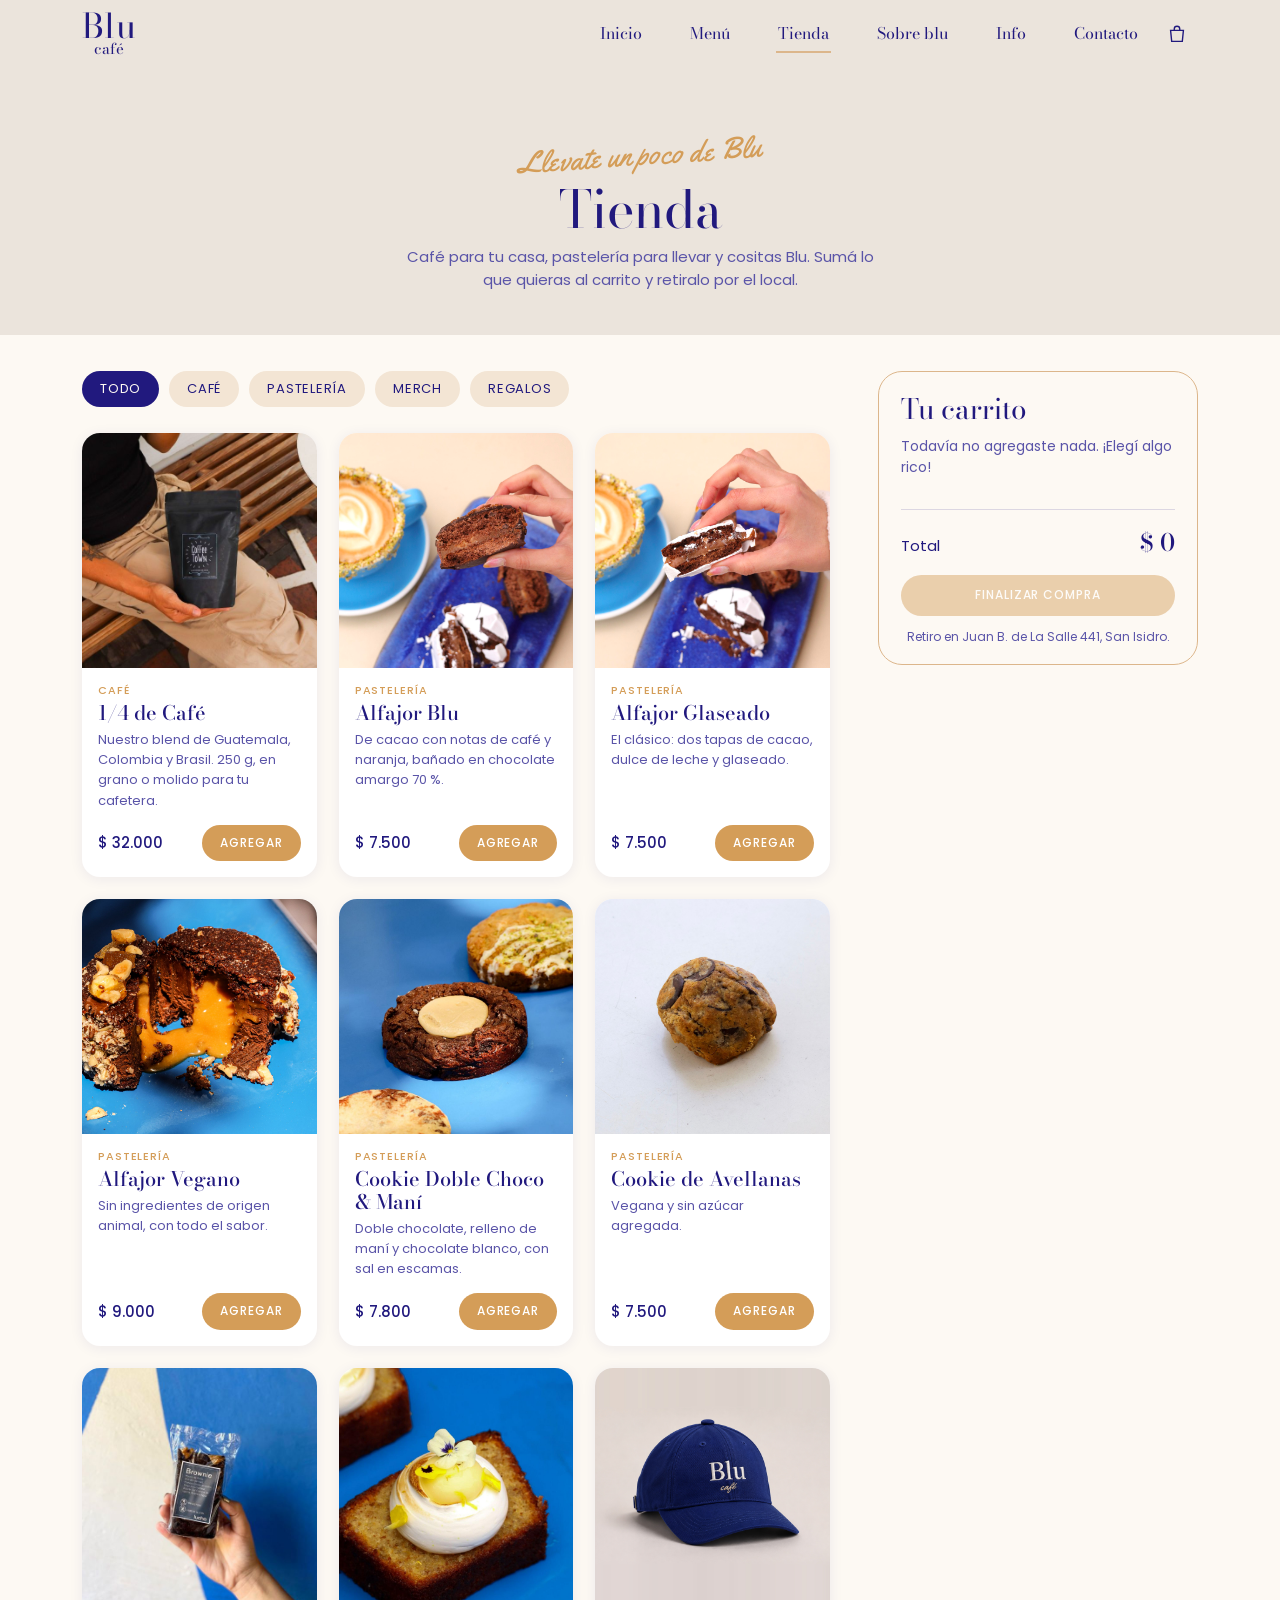
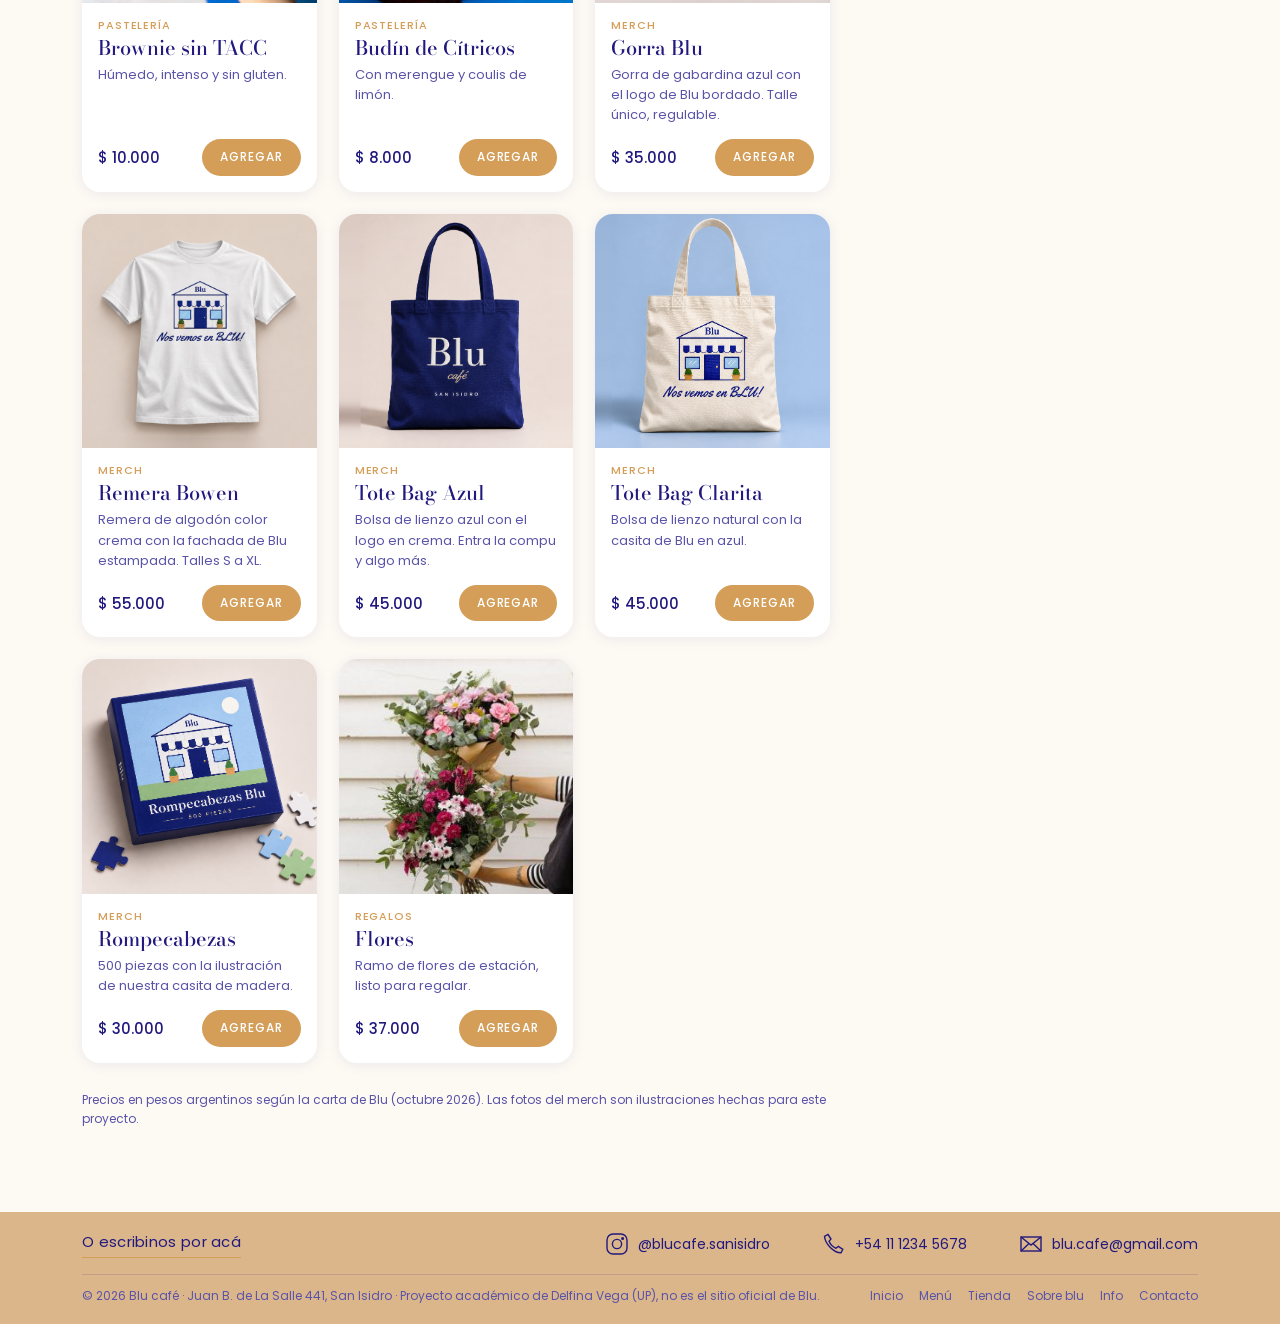
<file: tienda.html>
<!DOCTYPE html>
<html lang="es-AR">
<head>
  <meta charset="utf-8">
  <meta name="viewport" content="width=device-width, initial-scale=1">
  <title>Tienda · Blu café</title>
  <meta name="description" content="Tienda online de Blu café: café en grano, pastelería para llevar, merch y regalos.">
  <link rel="preconnect" href="https://fonts.googleapis.com">
  <link rel="preconnect" href="https://fonts.gstatic.com" crossorigin>
  <link rel="stylesheet" href="https://fonts.googleapis.com/css2?family=Bodoni+Moda:ital,opsz,wght@0,6..96,400;0,6..96,500;0,6..96,600&family=Poppins:wght@300;400;500;600&family=Yellowtail&display=swap">
  <link rel="stylesheet" href="css/estilos.css">
</head>
<body>
  <a class="saltar" href="#contenido">Saltar al contenido</a>

  <header class="header">
    <div class="wrap">
      <a class="logo" href="index.html" aria-label="Blu café, ir al inicio"><b>Blu</b><span>café</span></a>
      <button class="burger" type="button" aria-label="Abrir menú" aria-expanded="false" aria-controls="nav">
        <svg width="22" height="16" viewBox="0 0 22 16" fill="none" stroke="currentColor" stroke-width="1.4" aria-hidden="true"><path d="M1 1.5h20M1 8h20M1 14.5h20"/></svg>
      </button>
      <nav class="nav" id="nav" aria-label="Principal">
        <ul>
        <li><a href="index.html">Inicio</a></li>
        <li><a href="menu.html">Menú</a></li>
        <li><a href="tienda.html" aria-current="page">Tienda</a></li>
        <li><a href="sobre.html">Sobre blu</a></li>
        <li><a href="info.html">Info</a></li>
        <li><a href="contacto.html">Contacto</a></li>
        </ul>
      </nav>
      <a class="carrito-btn" href="tienda.html#carrito" aria-label="Ver carrito">
        <svg width="22" height="22" viewBox="0 0 24 24" fill="none" stroke="currentColor" stroke-width="1.5" aria-hidden="true"><path d="M5 8h14l-1.2 12H6.2z"/><path d="M9 8V6.5a3 3 0 0 1 6 0V8"/></svg>
        <span class="carrito-num" data-carrito-num hidden>0</span>
      </a>
    </div>
  </header>

  <main id="contenido">
    <section class="tienda-intro">
      <div class="wrap">
        <p class="firma">Llevate un poco de Blu</p>
        <h1 class="titulo titulo-xl">Tienda</h1>
        <p class="bajada">Café para tu casa, pastelería para llevar y cositas Blu. Sumá lo que quieras al carrito y retiralo por el local.</p>
      </div>
    </section>

    <div class="wrap tienda">
      <div>
        <div class="filtros" role="group" aria-label="Filtrar productos">
          <button type="button" data-filtro="todo" aria-pressed="true">Todo</button>
          <button type="button" data-filtro="cafe" aria-pressed="false">Café</button>
          <button type="button" data-filtro="pasteleria" aria-pressed="false">Pastelería</button>
          <button type="button" data-filtro="merch" aria-pressed="false">Merch</button>
          <button type="button" data-filtro="regalos" aria-pressed="false">Regalos</button>
        </div>
        <ul class="productos">
          <li class="producto" data-cat="cafe">
            <article>
              <img src="img/menu/1-4-de-cafe.jpg" alt="1/4 de Café" loading="lazy" width="600" height="600">
              <div class="producto-info">
                <p class="producto-cat">Café</p>
                <h2>1/4 de Café</h2>
                <p class="producto-desc">Nuestro blend de Guatemala, Colombia y Brasil. 250 g, en grano o molido para tu cafetera.</p>
                <div class="producto-pie">
                  <p class="precio">$ 32.000</p>
                  <button class="btn btn-agregar" type="button" data-agregar data-id="1-4-de-cafe" data-nombre="1/4 de Café" data-precio="32000" data-foto="img/menu/1-4-de-cafe.jpg">Agregar</button>
                </div>
              </div>
            </article>
          </li>
          <li class="producto" data-cat="pasteleria">
            <article>
              <img src="img/menu/alfajor-blu.jpg" alt="Alfajor Blu" loading="lazy" width="600" height="600">
              <div class="producto-info">
                <p class="producto-cat">Pastelería</p>
                <h2>Alfajor Blu</h2>
                <p class="producto-desc">De cacao con notas de café y naranja, bañado en chocolate amargo 70 %.</p>
                <div class="producto-pie">
                  <p class="precio">$ 7.500</p>
                  <button class="btn btn-agregar" type="button" data-agregar data-id="alfajor-blu" data-nombre="Alfajor Blu" data-precio="7500" data-foto="img/menu/alfajor-blu.jpg">Agregar</button>
                </div>
              </div>
            </article>
          </li>
          <li class="producto" data-cat="pasteleria">
            <article>
              <img src="img/menu/alfajor-glaseado.jpg" alt="Alfajor Glaseado" loading="lazy" width="600" height="600">
              <div class="producto-info">
                <p class="producto-cat">Pastelería</p>
                <h2>Alfajor Glaseado</h2>
                <p class="producto-desc">El clásico: dos tapas de cacao, dulce de leche y glaseado.</p>
                <div class="producto-pie">
                  <p class="precio">$ 7.500</p>
                  <button class="btn btn-agregar" type="button" data-agregar data-id="alfajor-glaseado" data-nombre="Alfajor Glaseado" data-precio="7500" data-foto="img/menu/alfajor-glaseado.jpg">Agregar</button>
                </div>
              </div>
            </article>
          </li>
          <li class="producto" data-cat="pasteleria">
            <article>
              <img src="img/menu/alfajor-vegano.jpg" alt="Alfajor Vegano" loading="lazy" width="600" height="600">
              <div class="producto-info">
                <p class="producto-cat">Pastelería</p>
                <h2>Alfajor Vegano</h2>
                <p class="producto-desc">Sin ingredientes de origen animal, con todo el sabor.</p>
                <div class="producto-pie">
                  <p class="precio">$ 9.000</p>
                  <button class="btn btn-agregar" type="button" data-agregar data-id="alfajor-vegano" data-nombre="Alfajor Vegano" data-precio="9000" data-foto="img/menu/alfajor-vegano.jpg">Agregar</button>
                </div>
              </div>
            </article>
          </li>
          <li class="producto" data-cat="pasteleria">
            <article>
              <img src="img/menu/cookie-doble-choco-mani.jpg" alt="Cookie Doble Choco &amp; Maní" loading="lazy" width="600" height="600">
              <div class="producto-info">
                <p class="producto-cat">Pastelería</p>
                <h2>Cookie Doble Choco &amp; Maní</h2>
                <p class="producto-desc">Doble chocolate, relleno de maní y chocolate blanco, con sal en escamas.</p>
                <div class="producto-pie">
                  <p class="precio">$ 7.800</p>
                  <button class="btn btn-agregar" type="button" data-agregar data-id="cookie-doble-choco-mani" data-nombre="Cookie Doble Choco &amp; Maní" data-precio="7800" data-foto="img/menu/cookie-doble-choco-mani.jpg">Agregar</button>
                </div>
              </div>
            </article>
          </li>
          <li class="producto" data-cat="pasteleria">
            <article>
              <img src="img/menu/cookie-de-avellanas.jpg" alt="Cookie de Avellanas" loading="lazy" width="600" height="600">
              <div class="producto-info">
                <p class="producto-cat">Pastelería</p>
                <h2>Cookie de Avellanas</h2>
                <p class="producto-desc">Vegana y sin azúcar agregada.</p>
                <div class="producto-pie">
                  <p class="precio">$ 7.500</p>
                  <button class="btn btn-agregar" type="button" data-agregar data-id="cookie-de-avellanas" data-nombre="Cookie de Avellanas" data-precio="7500" data-foto="img/menu/cookie-de-avellanas.jpg">Agregar</button>
                </div>
              </div>
            </article>
          </li>
          <li class="producto" data-cat="pasteleria">
            <article>
              <img src="img/menu/brownie-sin-tacc.jpg" alt="Brownie sin TACC" loading="lazy" width="600" height="600">
              <div class="producto-info">
                <p class="producto-cat">Pastelería</p>
                <h2>Brownie sin TACC</h2>
                <p class="producto-desc">Húmedo, intenso y sin gluten.</p>
                <div class="producto-pie">
                  <p class="precio">$ 10.000</p>
                  <button class="btn btn-agregar" type="button" data-agregar data-id="brownie-sin-tacc" data-nombre="Brownie sin TACC" data-precio="10000" data-foto="img/menu/brownie-sin-tacc.jpg">Agregar</button>
                </div>
              </div>
            </article>
          </li>
          <li class="producto" data-cat="pasteleria">
            <article>
              <img src="img/menu/budin-de-citricos.jpg" alt="Budín de Cítricos" loading="lazy" width="600" height="600">
              <div class="producto-info">
                <p class="producto-cat">Pastelería</p>
                <h2>Budín de Cítricos</h2>
                <p class="producto-desc">Con merengue y coulis de limón.</p>
                <div class="producto-pie">
                  <p class="precio">$ 8.000</p>
                  <button class="btn btn-agregar" type="button" data-agregar data-id="budin-de-citricos" data-nombre="Budín de Cítricos" data-precio="8000" data-foto="img/menu/budin-de-citricos.jpg">Agregar</button>
                </div>
              </div>
            </article>
          </li>
          <li class="producto" data-cat="merch">
            <article>
              <img src="img/tienda/gorra.jpg" alt="Gorra Blu" loading="lazy" width="600" height="600">
              <div class="producto-info">
                <p class="producto-cat">Merch</p>
                <h2>Gorra Blu</h2>
                <p class="producto-desc">Gorra de gabardina azul con el logo de Blu bordado. Talle único, regulable.</p>
                <div class="producto-pie">
                  <p class="precio">$ 35.000</p>
                  <button class="btn btn-agregar" type="button" data-agregar data-id="gorra-blu" data-nombre="Gorra Blu" data-precio="35000" data-foto="img/tienda/gorra.jpg">Agregar</button>
                </div>
              </div>
            </article>
          </li>
          <li class="producto" data-cat="merch">
            <article>
              <img src="img/tienda/remera.jpg" alt="Remera Bowen" loading="lazy" width="600" height="600">
              <div class="producto-info">
                <p class="producto-cat">Merch</p>
                <h2>Remera Bowen</h2>
                <p class="producto-desc">Remera de algodón color crema con la fachada de Blu estampada. Talles S a XL.</p>
                <div class="producto-pie">
                  <p class="precio">$ 55.000</p>
                  <button class="btn btn-agregar" type="button" data-agregar data-id="remera-bowen" data-nombre="Remera Bowen" data-precio="55000" data-foto="img/tienda/remera.jpg">Agregar</button>
                </div>
              </div>
            </article>
          </li>
          <li class="producto" data-cat="merch">
            <article>
              <img src="img/tienda/tote-azul.jpg" alt="Tote Bag Azul" loading="lazy" width="600" height="600">
              <div class="producto-info">
                <p class="producto-cat">Merch</p>
                <h2>Tote Bag Azul</h2>
                <p class="producto-desc">Bolsa de lienzo azul con el logo en crema. Entra la compu y algo más.</p>
                <div class="producto-pie">
                  <p class="precio">$ 45.000</p>
                  <button class="btn btn-agregar" type="button" data-agregar data-id="tote-bag-azul" data-nombre="Tote Bag Azul" data-precio="45000" data-foto="img/tienda/tote-azul.jpg">Agregar</button>
                </div>
              </div>
            </article>
          </li>
          <li class="producto" data-cat="merch">
            <article>
              <img src="img/tienda/tote-clarita.jpg" alt="Tote Bag Clarita" loading="lazy" width="600" height="600">
              <div class="producto-info">
                <p class="producto-cat">Merch</p>
                <h2>Tote Bag Clarita</h2>
                <p class="producto-desc">Bolsa de lienzo natural con la casita de Blu en azul.</p>
                <div class="producto-pie">
                  <p class="precio">$ 45.000</p>
                  <button class="btn btn-agregar" type="button" data-agregar data-id="tote-bag-clarita" data-nombre="Tote Bag Clarita" data-precio="45000" data-foto="img/tienda/tote-clarita.jpg">Agregar</button>
                </div>
              </div>
            </article>
          </li>
          <li class="producto" data-cat="merch">
            <article>
              <img src="img/tienda/rompecabezas.jpg" alt="Rompecabezas" loading="lazy" width="600" height="600">
              <div class="producto-info">
                <p class="producto-cat">Merch</p>
                <h2>Rompecabezas</h2>
                <p class="producto-desc">500 piezas con la ilustración de nuestra casita de madera.</p>
                <div class="producto-pie">
                  <p class="precio">$ 30.000</p>
                  <button class="btn btn-agregar" type="button" data-agregar data-id="rompecabezas" data-nombre="Rompecabezas" data-precio="30000" data-foto="img/tienda/rompecabezas.jpg">Agregar</button>
                </div>
              </div>
            </article>
          </li>
          <li class="producto" data-cat="regalos">
            <article>
              <img src="img/menu/flores.jpg" alt="Flores" loading="lazy" width="600" height="600">
              <div class="producto-info">
                <p class="producto-cat">Regalos</p>
                <h2>Flores</h2>
                <p class="producto-desc">Ramo de flores de estación, listo para regalar.</p>
                <div class="producto-pie">
                  <p class="precio">$ 37.000</p>
                  <button class="btn btn-agregar" type="button" data-agregar data-id="flores" data-nombre="Flores" data-precio="37000" data-foto="img/menu/flores.jpg">Agregar</button>
                </div>
              </div>
            </article>
          </li>
        </ul>
        <p class="aviso">Precios en pesos argentinos según la carta de Blu (octubre 2026). Las fotos del merch son ilustraciones hechas para este proyecto.</p>
      </div>

      <aside class="carrito" id="carrito" aria-labelledby="carrito-titulo">
        <h2 class="titulo" id="carrito-titulo">Tu carrito</h2>
        <p class="carrito-vacio" data-vacio>Todavía no agregaste nada. ¡Elegí algo rico!</p>
        <ul class="carrito-lista" data-lista></ul>
        <div class="carrito-total"><span>Total</span><b data-total>$ 0</b></div>
        <button class="btn btn-comprar" type="button" data-comprar disabled>Finalizar compra</button>
        <button class="vaciar" type="button" data-vaciar hidden>Vaciar carrito</button>
        <p class="carrito-nota">Retiro en Juan B. de La Salle 441, San Isidro.</p>
        <p class="visually-hidden" aria-live="polite" data-anuncio></p>
      </aside>
    </div>

    <a class="carrito-flotante" href="#carrito" data-flotante hidden>Ver carrito · <span data-flotante-txt></span></a>
  </main>

  <dialog class="checkout" id="checkout" aria-labelledby="checkout-titulo">
    <form class="form" method="dialog" data-form-compra novalidate>
      <h2 class="titulo titulo-l" id="checkout-titulo">Finalizar compra</h2>
      <ul class="checkout-resumen" data-resumen></ul>
      <p class="checkout-total">Total: <b data-resumen-total></b></p>
      <input name="nombre" type="text" placeholder="Nombre y apellido" autocomplete="name">
      <input name="mail" type="email" placeholder="Mail" autocomplete="email">
      <select name="pago" aria-label="Forma de pago">
        <option value="Mercado Pago">Mercado Pago</option>
        <option value="Transferencia">Transferencia</option>
        <option value="Efectivo al retirar">Efectivo al retirar</option>
      </select>
      <p class="error" data-error-compra hidden></p>
      <div class="checkout-botones">
        <button class="btn btn-linea" type="button" data-cerrar-checkout>Seguir comprando</button>
        <button class="btn" type="submit">Confirmar pedido</button>
      </div>
      <p class="checkout-nota">Sitio académico: el pedido es una simulación y no se cobra nada.</p>
    </form>
    <div class="checkout-ok" data-ok hidden>
      <p class="firma">¡Gracias!</p>
      <h2 class="titulo titulo-l">Recibimos tu pedido</h2>
      <p data-ok-txt></p>
      <button class="btn" type="button" data-cerrar-checkout>Volver a la tienda</button>
    </div>
  </dialog>

  <footer class="footer">
    <div class="wrap">
      <p class="escribinos">O escribinos por acá</p>
      <div class="redes">
        <a href="https://www.instagram.com/blucafe.sanisidro/" target="_blank" rel="noopener"><svg viewBox="0 0 26 26" aria-hidden="true"><rect x="3" y="3" width="20" height="20" rx="6"/><circle cx="13" cy="13" r="4.6"/><circle cx="18.6" cy="7.4" r=".8" fill="currentColor"/></svg>@blucafe.sanisidro</a>
        <a href="tel:+541112345678"><svg viewBox="0 0 26 26" aria-hidden="true"><path d="M7 3.5l3 4.5-2 2.3c1.3 3 4 5.7 7 7l2.3-2 4.5 3-1.8 3.5C13 22 4 13 3.5 5.3z"/></svg>+54 11 1234 5678</a>
        <a href="mailto:blu.cafe@gmail.com"><svg viewBox="0 0 26 26" aria-hidden="true"><rect x="3" y="6" width="20" height="14"/><path d="M3 6l10 8 10-8M3 20l7.5-7M23 20l-7.5-7"/></svg>blu.cafe@gmail.com</a>
      </div>
      <div class="footer-legal">
        <span>© 2026 Blu café · Juan B. de La Salle 441, San Isidro · Proyecto académico de Delfina Vega (UP), no es el sitio oficial de Blu.</span>
        <nav aria-label="Pie de página">
          <a href="index.html">Inicio</a> <a href="menu.html">Menú</a> <a href="tienda.html">Tienda</a> <a href="sobre.html">Sobre blu</a> <a href="info.html">Info</a> <a href="contacto.html">Contacto</a>
        </nav>
      </div>
    </div>
  </footer>

  <script src="js/main.js"></script>
</body>
</html>

</body></html>
</file>
<file: css/estilos.css>
/* =========================================================
   Blu café — Hoja de estilos principal
   Paleta y tipografías tomadas de los mockups (Canva)
   ========================================================= */

/* ---------- 1. Variables ---------- */
:root{
  --azul:#21197e;        /* tipografía y logo */
  --azul-suave:#5a54a8;  /* textos secundarios */
  --crema:#fdf9f3;       /* fondo de página */
  --beige:#ebe4dc;       /* header */
  --arena:#dcb68b;       /* footer y subrayados */
  --caramelo:#d49d58;    /* botones */
  --pastilla:#f3e5d4;    /* categorías del menú */
  --linea:#6e6a8c;       /* íconos y bordes */
  --display:"Bodoni Moda","Didot","Bodoni 72",Georgia,serif;
  --texto:"Poppins","Helvetica Neue",Arial,sans-serif;
  --firma:"Yellowtail","Brush Script MT",cursive;
  --gutter:16px;
  --radio:18px;
  color-scheme:light;
}

/* ---------- 2. Base ---------- */
*,*::before,*::after{box-sizing:border-box}
html{scroll-behavior:smooth;-webkit-text-size-adjust:100%}
body{
  margin:0;min-height:100vh;display:flex;flex-direction:column;
  background:var(--crema);color:var(--azul);
  font-family:var(--texto);font-size:15px;line-height:1.55;
}
img,video{max-width:100%;display:block}
a{color:inherit}
button{font:inherit;cursor:pointer}
:focus-visible{outline:2px solid var(--caramelo);outline-offset:3px}
main{flex:1}
.wrap{width:100%;max-width:1180px;margin:0 auto;padding-inline:var(--gutter)}
.visually-hidden{position:absolute;width:1px;height:1px;overflow:hidden;clip:rect(0 0 0 0);white-space:nowrap}
.saltar{position:absolute;left:-999px;top:8px;background:var(--azul);color:#fff;padding:8px 14px;border-radius:8px;z-index:50}
.saltar:focus{left:8px}
@media (min-width:761px){:root{--gutter:32px}}

/* Títulos */
.titulo{font-family:var(--display);font-weight:400;line-height:1.05;margin:0 0 14px;text-wrap:balance}
.titulo-xl{font-size:clamp(34px,4.4vw,52px)}
.titulo-l{font-size:clamp(28px,3.4vw,40px)}
.bajada{color:var(--azul-suave);margin:0 0 26px;max-width:52ch}
.firma{font-family:var(--firma);font-size:30px;transform:rotate(-4deg);margin:0}

/* Botones */
.btn{
  display:inline-flex;align-items:center;gap:10px;
  background:var(--caramelo);color:#fff;border:0;border-radius:999px;
  padding:11px 30px;font-size:12px;font-weight:500;letter-spacing:.08em;text-transform:uppercase;
  text-decoration:none;transition:filter .2s,transform .2s;
}
.btn:hover{filter:brightness(1.06);transform:translateY(-1px)}
.btn-linea{background:transparent;color:var(--azul);border:1.5px solid var(--azul)}
.btn-linea:hover{background:var(--azul);color:#fff;filter:none}
.flecha-link{display:inline-flex;align-items:center;gap:12px;font-size:13px;letter-spacing:.08em;text-transform:uppercase;text-decoration:none}
.flecha-link .flecha{width:56px;height:1.5px;background:currentColor;position:relative;transition:width .3s}
.flecha-link .flecha::after{content:"";position:absolute;right:0;top:-4px;border:solid currentColor;border-width:0 1.5px 1.5px 0;padding:4px;transform:rotate(-45deg)}
.flecha-link:hover .flecha{width:84px}

/* ---------- 3. Header y navegación ---------- */
.header{position:sticky;top:0;z-index:20;background:var(--beige)}
.header .wrap{display:flex;align-items:center;justify-content:space-between;gap:16px;padding-block:12px}
.logo{display:flex;flex-direction:column;align-items:center;line-height:.85;text-decoration:none;font-family:var(--display);color:var(--azul)}
.logo b{font-weight:400;font-size:34px;letter-spacing:.01em}
.logo span{font-size:15px;margin-top:2px}
.nav ul{list-style:none;display:flex;gap:clamp(18px,3.5vw,44px);margin:0;padding:0}
.nav a{font-family:var(--display);font-size:16px;text-decoration:none;padding:4px 2px 6px;border-bottom:2px solid transparent;transition:border-color .2s}
.nav a:hover{border-color:color-mix(in srgb,var(--arena) 55%,transparent)}
.nav a[aria-current="page"]{border-color:var(--arena)}
.burger{display:none;background:none;border:0;padding:10px;color:var(--azul)}

/* ---------- 4. Footer ---------- */
.footer{background:var(--arena)}
.footer .wrap{display:flex;align-items:center;justify-content:space-between;flex-wrap:wrap;gap:16px 28px;padding-block:18px}
.escribinos{margin:0;padding-bottom:4px;border-bottom:1.5px solid var(--caramelo);font-size:15px;letter-spacing:.02em}
.redes{display:flex;flex-wrap:wrap;align-items:center;gap:14px clamp(18px,4vw,56px)}
.redes a{display:flex;align-items:center;gap:8px;font-size:14px;text-decoration:none}
.redes a:hover{text-decoration:underline}
.redes svg{width:26px;height:26px;flex:none;fill:none;stroke:var(--azul);stroke-width:1.4}
.footer-legal{font-size:12px;color:var(--azul-suave);width:100%;margin:0;border-top:1px solid color-mix(in srgb,var(--azul) 15%,transparent);padding-top:12px;display:flex;flex-wrap:wrap;gap:6px 18px;justify-content:space-between}
.footer-legal nav{display:flex;flex-wrap:wrap;gap:6px 16px}
.footer-legal a{text-decoration:none}
.footer-legal a:hover{text-decoration:underline}

/* ---------- 5. Inicio ---------- */
.hero{position:relative;overflow:hidden;background:var(--beige)}
.hero > img{width:100%;height:clamp(440px,52vw,620px);object-fit:cover;object-position:center 22%}
.hero-card{position:absolute;left:0;bottom:0;background:var(--crema);padding:34px 70px 30px var(--gutter);border-radius:0 140px 0 0;max-width:min(540px,62%)}
.hero h1{font-family:var(--display);font-weight:600;font-size:clamp(30px,3.6vw,46px);line-height:1.08;margin:0 0 14px}
.hero-card p{margin:0;color:var(--azul-suave);max-width:28ch}
.hero .flecha-link{position:absolute;right:max(24px,6vw);bottom:24px;color:#fff;text-shadow:0 1px 8px rgba(0,0,0,.45)}
.hero-mob,.bajar{display:none}

.seccion{padding-block:clamp(48px,7vw,88px)}
.seccion-beige{background:var(--beige)}
.encabezado{display:flex;align-items:end;justify-content:space-between;gap:16px 32px;flex-wrap:wrap;margin-bottom:30px}
.encabezado .bajada{margin:0}

.intro{display:grid;grid-template-columns:1.1fr 1fr;gap:clamp(28px,5vw,72px);align-items:center}
.intro figure{margin:0;border-radius:200px 200px var(--radio) var(--radio);overflow:hidden;aspect-ratio:3/4;max-height:560px}
.intro figure img{width:100%;height:100%;object-fit:cover}
.sellos{list-style:none;padding:0;margin:22px 0 28px;display:grid;grid-template-columns:repeat(2,minmax(0,1fr));gap:12px}
.sellos li{background:var(--pastilla);border-radius:14px;padding:12px 14px;font-size:13.5px;line-height:1.35}
.sellos b{display:block;font-family:var(--display);font-weight:500;font-size:16px}

.cards{display:grid;grid-template-columns:repeat(4,minmax(0,1fr));gap:18px}
.card{position:relative;display:block;border-radius:var(--radio);overflow:hidden;aspect-ratio:3/4;text-decoration:none;color:#fff;background:var(--azul)}
.card img{width:100%;height:100%;object-fit:cover;transition:transform .5s}
.card:hover img{transform:scale(1.05)}
.card span{position:absolute;inset:auto 0 0;padding:40px 16px 16px;background:linear-gradient(transparent,rgba(20,15,70,.75));font-family:var(--display);font-size:22px;line-height:1.1}
.card small{display:block;font-family:var(--texto);font-size:12px;letter-spacing:.06em;text-transform:uppercase;opacity:.9;margin-top:4px}

.video-bloque{display:grid;grid-template-columns:minmax(0,380px) 1fr;gap:clamp(28px,5vw,72px);align-items:center}
.video-marco{border:12px solid var(--azul);border-radius:40px;overflow:hidden;background:var(--azul);aspect-ratio:480/688}
.video-marco video{width:100%;height:100%;object-fit:cover}

.destacados{display:grid;grid-template-columns:repeat(3,minmax(0,1fr));gap:22px}
.destacado{background:#fff;border-radius:var(--radio);overflow:hidden;box-shadow:0 2px 14px rgba(33,25,126,.07)}
.destacado img{width:100%;aspect-ratio:1;object-fit:cover}
.destacado div{padding:14px 16px 18px}
.destacado h3{font-family:var(--display);font-weight:500;font-size:19px;margin:0 0 2px}
.destacado p{margin:0;font-size:13px;color:var(--azul-suave)}
.destacado .precio{color:var(--azul);font-weight:500;margin-top:6px}

.cta{display:flex;align-items:center;justify-content:space-between;flex-wrap:wrap;gap:20px;background:var(--azul);color:var(--crema);border-radius:28px;padding:clamp(26px,4vw,44px)}
.cta .titulo{margin:0}
.cta p{margin:6px 0 0;opacity:.85}

/* ---------- 6. Menú ---------- */
.menu{display:grid;grid-template-columns:220px minmax(0,1fr);gap:clamp(24px,5vw,72px);padding-block:44px 72px}
.cats{display:flex;flex-direction:column;gap:14px;padding-top:6px;margin-left:calc(-1 * var(--gutter));position:sticky;top:96px;align-self:start}
.cats a{background:var(--pastilla);color:var(--azul);text-decoration:none;padding:8px 18px 8px calc(var(--gutter) + 10px);border-radius:0 999px 999px 0;font-size:14px;letter-spacing:.06em;text-transform:uppercase;transition:background .2s,padding .2s}
.cats a:hover{padding-left:calc(var(--gutter) + 18px)}
.cats a[aria-current="true"]{background:var(--arena)}
.categoria{scroll-margin-top:90px;margin-bottom:56px}
.categoria h2{font-family:var(--display);font-weight:500;font-size:30px;letter-spacing:.03em;text-transform:uppercase;margin:0}
.categoria .bajada{font-size:13px;margin:2px 0 24px}
.js .categoria{display:none;margin-bottom:0}
.js .categoria.activa{display:block;animation:aparecer .4s ease}
@keyframes aparecer{from{opacity:.3;transform:translateY(6px)}to{opacity:1;transform:none}}
.items{list-style:none;margin:0;padding:0;display:grid;grid-template-columns:repeat(2,minmax(0,1fr));gap:24px 40px}
.item{display:grid;grid-template-columns:84px 1fr;gap:16px;align-items:start}
.item-foto{width:84px;height:84px;border-radius:12px;overflow:hidden;padding:0;border:0;background:var(--pastilla);display:grid;place-items:center}
.item-foto img{width:100%;height:100%;object-fit:cover;transition:transform .3s}
button.item-foto{cursor:zoom-in}
button.item-foto:hover img{transform:scale(1.08)}
.sinfoto{font-family:var(--display);font-size:30px;color:var(--arena)}
.item h3{font-family:var(--display);font-weight:500;font-size:17px;margin:0;line-height:1.2}
.item .precio{font-size:14px;margin:3px 0;font-variant-numeric:tabular-nums}
.item p{margin:0;font-size:12.5px;color:var(--azul-suave)}
.etiqueta{display:inline-block;font-size:10.5px;letter-spacing:.05em;text-transform:uppercase;background:var(--pastilla);border-radius:999px;padding:1px 8px;margin:4px 4px 0 0;color:var(--azul)}
.aviso{font-size:12px;color:var(--azul-suave);margin-top:28px}

/* Visor de fotos */
.visor{border:0;padding:0;background:transparent;max-width:min(92vw,720px);width:100%}
.visor::backdrop{background:rgba(20,15,70,.75)}
.visor figure{margin:0;background:var(--crema);border-radius:22px;overflow:hidden}
.visor img{width:100%;max-height:72vh;object-fit:contain;background:#fff}
.visor figcaption{padding:14px 18px;font-family:var(--display);font-size:20px;display:flex;justify-content:space-between;align-items:center;gap:12px}
.visor-cerrar{background:var(--azul);color:#fff;border:0;border-radius:999px;width:36px;height:36px;font-size:20px;line-height:1;flex:none}

/* ---------- 7. Sobre Blu ---------- */
.sobre{display:grid;grid-template-columns:1.05fr 1fr;gap:clamp(28px,5vw,70px);align-items:center;padding-block:56px 70px}
.sobre figure{margin:0;border:14px solid var(--azul);border-radius:46px;overflow:hidden;aspect-ratio:4/3}
.sobre figure img{width:100%;height:100%;object-fit:cover;object-position:center 25%}
.sobre p{margin:0 0 18px;max-width:42ch}
.historia{display:grid;grid-template-rows:0fr;transition:grid-template-rows .5s ease}
.historia > div{overflow:hidden}
.historia.abierta{grid-template-rows:1fr}
.historia p{color:var(--azul-suave);font-size:14px}
.galeria{display:grid;grid-template-columns:repeat(4,minmax(0,1fr));gap:14px}
.galeria figure{margin:0;border-radius:var(--radio);overflow:hidden;aspect-ratio:3/4;position:relative}
.galeria img{width:100%;height:100%;object-fit:cover;transition:transform .5s}
.galeria figure:hover img{transform:scale(1.04)}
.galeria figcaption{position:absolute;left:10px;bottom:10px;background:color-mix(in srgb,var(--crema) 92%,transparent);border-radius:999px;padding:3px 12px;font-size:12px}
.valores{display:grid;grid-template-columns:repeat(3,minmax(0,1fr));gap:22px;list-style:none;margin:0;padding:0}
.valores li{border-top:2px solid var(--arena);padding-top:14px}
.valores h3{font-family:var(--display);font-weight:500;font-size:21px;margin:0 0 6px}
.valores p{margin:0;color:var(--azul-suave);font-size:14px}

/* ---------- 8. Info ---------- */
.info{display:grid;grid-template-columns:1fr 1.15fr 1fr;gap:clamp(24px,4vw,56px);align-items:center;padding-block:52px 64px}
.mapa{display:flex;flex-direction:column;align-items:center;gap:20px;text-decoration:none}
.mapa img{border-radius:8px;box-shadow:0 2px 12px rgba(33,25,126,.14);transition:transform .25s}
.mapa:hover img{transform:scale(1.02)}
.mapa span{font-family:var(--display);font-size:16px;text-decoration:underline;text-underline-offset:4px}
.datos{list-style:none;margin:0;padding:0;display:grid;gap:26px}
.datos li{display:grid;grid-template-columns:44px 1fr;gap:16px;align-items:start}
.datos svg{width:40px;height:40px;fill:none;stroke:var(--linea);stroke-width:1.3}
.datos h2{margin:0;font-family:var(--texto);font-weight:400;font-size:14.5px;letter-spacing:.04em;text-transform:uppercase}
.datos p{margin:2px 0 0;font-size:13px;color:var(--azul-suave);line-height:1.5}
.datos a{color:var(--azul)}
.vemos{display:flex;flex-direction:column;align-items:center;gap:8px}
.vemos img{width:min(100%,250px);aspect-ratio:5/6;object-fit:cover;border-radius:50%}
.tabla-horarios{width:100%;border-collapse:collapse;font-size:14px}
.tabla-horarios th,.tabla-horarios td{text-align:left;padding:10px 0;border-bottom:1px solid color-mix(in srgb,var(--azul) 14%,transparent)}
.tabla-horarios th{font-weight:400}
.tabla-horarios td{text-align:right;font-variant-numeric:tabular-nums}
.tabla-horarios tr.hoy th,.tabla-horarios tr.hoy td{font-weight:600}
.info-extra{display:grid;grid-template-columns:1fr;gap:clamp(40px,6vw,64px);max-width:680px;margin-inline:auto}
.info-extra .titulo{text-align:center}
.preguntas{text-align:center}
.preguntas details{border-bottom:1px solid color-mix(in srgb,var(--azul) 14%,transparent);padding:12px 0}
.preguntas summary{cursor:pointer;font-family:var(--display);font-size:18px;list-style:none;display:flex;justify-content:center;align-items:baseline;gap:10px}
.preguntas summary::-webkit-details-marker{display:none}
.preguntas summary::after{content:"+";font-family:var(--texto);color:var(--caramelo);font-size:22px;line-height:1}
.preguntas details[open] summary::after{content:"–"}
.preguntas p{margin:8px auto 0;max-width:52ch;color:var(--azul-suave);font-size:14px}

/* ---------- 9. Contacto ---------- */
.contacto{padding-block:44px 72px;display:flex;flex-direction:column;align-items:center;text-align:center}
.contacto h1{font-family:var(--display);font-weight:400;font-size:clamp(32px,3.6vw,42px);letter-spacing:.03em;margin:0}
.contacto .bajada{margin:4px 0 22px;color:var(--azul);font-size:15px}
.form{display:grid;gap:12px;width:min(100%,380px);text-align:left}
.form input,.form textarea,.form select{width:100%;border:1px solid var(--linea);border-radius:12px;padding:12px 14px;background:transparent;color:var(--azul);font:inherit;font-size:13px}
.form textarea{min-height:110px;resize:vertical}
.form select{appearance:none;background-image:linear-gradient(45deg,transparent 50%,var(--linea) 50%),linear-gradient(135deg,var(--linea) 50%,transparent 50%);background-position:calc(100% - 20px) 50%,calc(100% - 14px) 50%;background-size:6px 6px;background-repeat:no-repeat}
.form ::placeholder{color:#5c5878;letter-spacing:.04em;text-transform:uppercase;font-size:12px}
.form input:focus,.form textarea:focus,.form select:focus{outline:none;border-color:var(--caramelo);box-shadow:0 0 0 3px color-mix(in srgb,var(--caramelo) 25%,transparent)}
.form .btn{justify-self:center;margin-top:8px;color:var(--azul)}
.error{font-size:12.5px;color:#b0402a;margin:-2px 0 0 6px}
.gracias{text-align:center;font-size:14px;margin:4px 0 0}
.contacto-alt{margin-top:40px;display:flex;flex-wrap:wrap;justify-content:center;gap:12px}


/* ---------- 9b. Carrito en el header ---------- */
.nav{margin-left:auto}
.carrito-btn{position:relative;display:grid;place-items:center;width:42px;height:42px;border-radius:50%;color:var(--azul);text-decoration:none;transition:background .2s}
.carrito-btn:hover{background:var(--pastilla)}
.carrito-num{position:absolute;top:2px;right:0;min-width:19px;height:19px;padding:0 5px;border-radius:999px;background:var(--caramelo);color:#fff;font-size:11px;font-weight:600;line-height:19px;text-align:center}
.carrito-num.salta{animation:salta .4s ease}
@keyframes salta{50%{transform:scale(1.35)}}

/* ---------- 9c. Tienda ---------- */
.tienda-intro{background:var(--beige);padding-block:clamp(36px,5vw,64px) clamp(28px,4vw,44px);text-align:center}
.tienda-intro .firma{color:var(--caramelo);margin-bottom:4px}
.tienda-intro .titulo{margin-bottom:8px}
.tienda-intro .bajada{margin:0 auto}
.tienda{display:grid;grid-template-columns:minmax(0,1fr) 320px;gap:clamp(24px,4vw,48px);align-items:start;padding-block:36px 72px}
.filtros{display:flex;flex-wrap:wrap;gap:10px;margin-bottom:26px}
.filtros button{background:var(--pastilla);color:var(--azul);border:0;border-radius:999px;padding:8px 18px;font-size:13px;letter-spacing:.06em;text-transform:uppercase;transition:background .2s}
.filtros button:hover{background:color-mix(in srgb,var(--arena) 60%,var(--pastilla))}
.filtros button[aria-pressed="true"]{background:var(--azul);color:var(--crema)}
.productos{list-style:none;margin:0;padding:0;display:grid;grid-template-columns:repeat(3,minmax(0,1fr));gap:22px}
.producto[hidden]{display:none}
.producto article{height:100%;display:flex;flex-direction:column;background:#fff;border-radius:var(--radio);overflow:hidden;box-shadow:0 2px 14px rgba(33,25,126,.07);transition:transform .25s,box-shadow .25s}
.producto article:hover{transform:translateY(-3px);box-shadow:0 8px 24px rgba(33,25,126,.12)}
.producto img{width:100%;height:auto;aspect-ratio:1;object-fit:cover;background:var(--pastilla)}
.producto-info{display:flex;flex-direction:column;flex:1;padding:14px 16px 16px}
.producto-cat{margin:0;font-size:11px;letter-spacing:.08em;text-transform:uppercase;color:var(--caramelo);font-weight:500}
.producto h2{font-family:var(--display);font-weight:500;font-size:20px;line-height:1.15;margin:2px 0 6px}
.producto-desc{margin:0 0 14px;font-size:13px;color:var(--azul-suave);flex:1}
.producto-pie{display:flex;align-items:center;justify-content:space-between;gap:10px}
.producto .precio{margin:0;font-weight:500;font-variant-numeric:tabular-nums}
.btn-agregar{padding:9px 18px}
.btn-agregar.agregado{background:var(--azul)}

.carrito{position:sticky;top:96px;background:var(--crema);border:1.5px solid var(--arena);border-radius:24px;padding:22px 22px 18px}
.carrito .titulo{font-size:28px;margin-bottom:12px}
.carrito-vacio{margin:0 0 14px;font-size:14px;color:var(--azul-suave)}
.carrito-lista{list-style:none;margin:0;padding:0;display:grid;gap:12px;max-height:46vh;overflow:auto}
.linea{display:grid;grid-template-columns:48px 1fr auto;gap:10px;align-items:center}
.linea img{width:48px;height:48px;border-radius:10px;object-fit:cover}
.linea h3{font-family:var(--display);font-weight:500;font-size:15px;margin:0;line-height:1.15}
.linea-precio{font-size:12.5px;color:var(--azul-suave);margin:2px 0 0}
.cantidad{display:flex;align-items:center;gap:6px}
.cantidad button{width:26px;height:26px;border-radius:50%;border:1px solid var(--linea);background:transparent;color:var(--azul);line-height:1;padding:0}
.cantidad span{min-width:16px;text-align:center;font-size:14px;font-variant-numeric:tabular-nums}
.carrito-total{display:flex;justify-content:space-between;align-items:baseline;border-top:1px solid color-mix(in srgb,var(--azul) 15%,transparent);margin-top:16px;padding-top:14px;font-size:15px}
.carrito-total b{font-family:var(--display);font-size:24px;font-weight:500}
.btn-comprar{width:100%;justify-content:center;margin-top:14px}
.btn-comprar:disabled{opacity:.45;cursor:not-allowed;transform:none}
.vaciar{display:block;margin:10px auto 0;background:none;border:0;color:var(--azul-suave);font-size:12.5px;text-decoration:underline}
.carrito-nota{margin:12px 0 0;font-size:12px;color:var(--azul-suave);text-align:center}
.carrito-flotante{display:none}

.checkout{border:0;border-radius:26px;padding:28px;background:var(--crema);color:var(--azul);width:min(92vw,440px)}
.checkout::backdrop{background:rgba(20,15,70,.6)}
.checkout .form{width:100%}
.checkout-resumen{list-style:none;margin:0;padding:0;font-size:13px;color:var(--azul-suave);display:grid;gap:4px}
.checkout-resumen li{display:flex;justify-content:space-between;gap:10px}
.checkout-total{margin:4px 0 6px;font-size:15px}
.checkout-botones{display:flex;gap:10px;justify-content:space-between;flex-wrap:wrap;margin-top:6px}
.checkout .form .btn{margin:0;color:#fff}
.checkout .form .btn-linea{color:var(--azul)}
.checkout-nota{font-size:11.5px;color:var(--azul-suave);text-align:center;margin:4px 0 0}
.checkout-ok{text-align:center;display:grid;gap:8px;justify-items:center}
.checkout-ok[hidden]{display:none}

@media (max-width:1024px){
  .productos{grid-template-columns:repeat(2,minmax(0,1fr))}
  .tienda{grid-template-columns:minmax(0,1fr) 280px}
}
@media (max-width:760px){
  .carrito-btn{position:absolute;left:calc(var(--gutter) - 8px)}
  .tienda{grid-template-columns:minmax(0,1fr);padding-block:22px 90px}
  .filtros{flex-wrap:nowrap;overflow-x:auto;margin:0 calc(-1 * var(--gutter)) 18px;padding:0 var(--gutter) 4px;scrollbar-width:none}
  .filtros button{white-space:nowrap}
  .productos{gap:12px}
  .producto h2{font-size:17px}
  .producto-desc{font-size:12px}
  .producto-pie{flex-direction:column;align-items:stretch}
  .btn-agregar{justify-content:center}
  .carrito{position:static;scroll-margin-top:90px}
  .carrito-flotante{display:block;position:fixed;left:var(--gutter);right:var(--gutter);bottom:14px;z-index:15;background:var(--azul);color:var(--crema);text-align:center;text-decoration:none;border-radius:999px;padding:14px;font-size:14px;box-shadow:0 8px 24px rgba(20,15,70,.3)}
  .carrito-flotante[hidden]{display:none}
}

/* ---------- 10. Responsive: tablet ---------- */
@media (max-width:1024px){
  .cards{grid-template-columns:repeat(2,minmax(0,1fr))}
  .items{grid-template-columns:1fr}
  .galeria{grid-template-columns:repeat(3,minmax(0,1fr))}
  .info{grid-template-columns:1fr 1fr}
  .vemos{grid-column:1 / -1}
}

/* ---------- 11. Responsive: celular ---------- */
@media (max-width:760px){
  .header .wrap{justify-content:center;position:relative;padding-block:14px}
  .logo b{font-size:38px}
  .burger{display:block;position:absolute;right:calc(var(--gutter) - 8px)}
  .nav{display:none;position:absolute;top:100%;left:0;right:0;background:var(--beige);box-shadow:0 10px 20px rgba(33,25,126,.08)}
  .nav.abierto{display:block}
  .nav ul{flex-direction:column;align-items:center;gap:0;padding:6px var(--gutter) 16px}
  .nav a{display:inline-block;padding:10px 4px;font-size:19px}

  .hero > img{height:min(150vw,660px)}
  .hero::after{content:"";position:absolute;inset:0;background:color-mix(in srgb,var(--crema) 40%,transparent)}
  .hero-card{background:none;top:18%;bottom:auto;padding:0 var(--gutter);max-width:none;z-index:1}
  .hero h1{font-size:38px}
  .hero-card p{color:var(--azul);max-width:24ch;font-size:16px}
  .hero .flecha-link{display:none}
  .hero-mob{display:inline-block;margin-top:18px;background:color-mix(in srgb,var(--beige) 94%,transparent);border-radius:999px;padding:9px 46px 9px 16px;font-size:13px;letter-spacing:.04em;text-decoration:none}
  .bajar{display:grid;place-items:center;position:absolute;z-index:1;bottom:24px;left:50%;transform:translateX(-50%);width:44px;height:44px;border-radius:50%;background:color-mix(in srgb,var(--beige) 88%,transparent);color:var(--azul)}

  .intro,.video-bloque,.info-extra{grid-template-columns:1fr}
  .intro figure{max-height:420px;aspect-ratio:4/5}
  .video-marco{max-width:320px;margin-inline:auto;border-width:8px;border-radius:32px}
  .destacados{grid-template-columns:1fr 1fr;gap:14px}
  .destacado:nth-child(3){display:none}
  .cards{gap:12px}
  .card span{font-size:19px;padding:30px 12px 12px}
  .cta{border-radius:22px}

  .menu{grid-template-columns:1fr;gap:18px;padding-block:20px 48px}
  .cats{flex-direction:row;margin:0 calc(-1 * var(--gutter));padding:4px var(--gutter) 8px;gap:18px;overflow-x:auto;scrollbar-width:none;position:sticky;top:76px;z-index:5;background:var(--crema)}
  .cats::-webkit-scrollbar{display:none}
  .cats a{background:none;padding:4px 0;border-radius:0;font-size:12.5px;white-space:nowrap;border-bottom:1.5px solid transparent}
  .cats a:hover{padding-left:0}
  .cats a[aria-current="true"]{background:none;font-weight:600;border-color:var(--azul)}
  .item{grid-template-columns:76px 1fr;gap:18px}
  .item-foto{width:76px;height:76px}

  .sobre{grid-template-columns:1fr;padding-block:20px 48px;gap:26px}
  .sobre figure{border:0;border-radius:42px;aspect-ratio:16/11}
  .galeria{grid-template-columns:1fr 1fr;gap:10px}
  .valores{grid-template-columns:1fr}

  .info{grid-template-columns:1fr;padding-block:28px 44px}
  .mapa{order:3}
  .vemos{flex-direction:row-reverse;justify-content:center;gap:14px}
  .vemos img{width:118px}
  .vemos .firma{font-size:24px}

  .footer .wrap{flex-direction:column;align-items:flex-start;padding-block:22px}
  .redes{flex-direction:column;align-items:flex-start;gap:12px}
}

@media (prefers-reduced-motion:reduce){
  *{animation:none!important;transition:none!important;scroll-behavior:auto!important}
}
.vaciar[hidden],.checkout .form[hidden]{display:none}
</file>
